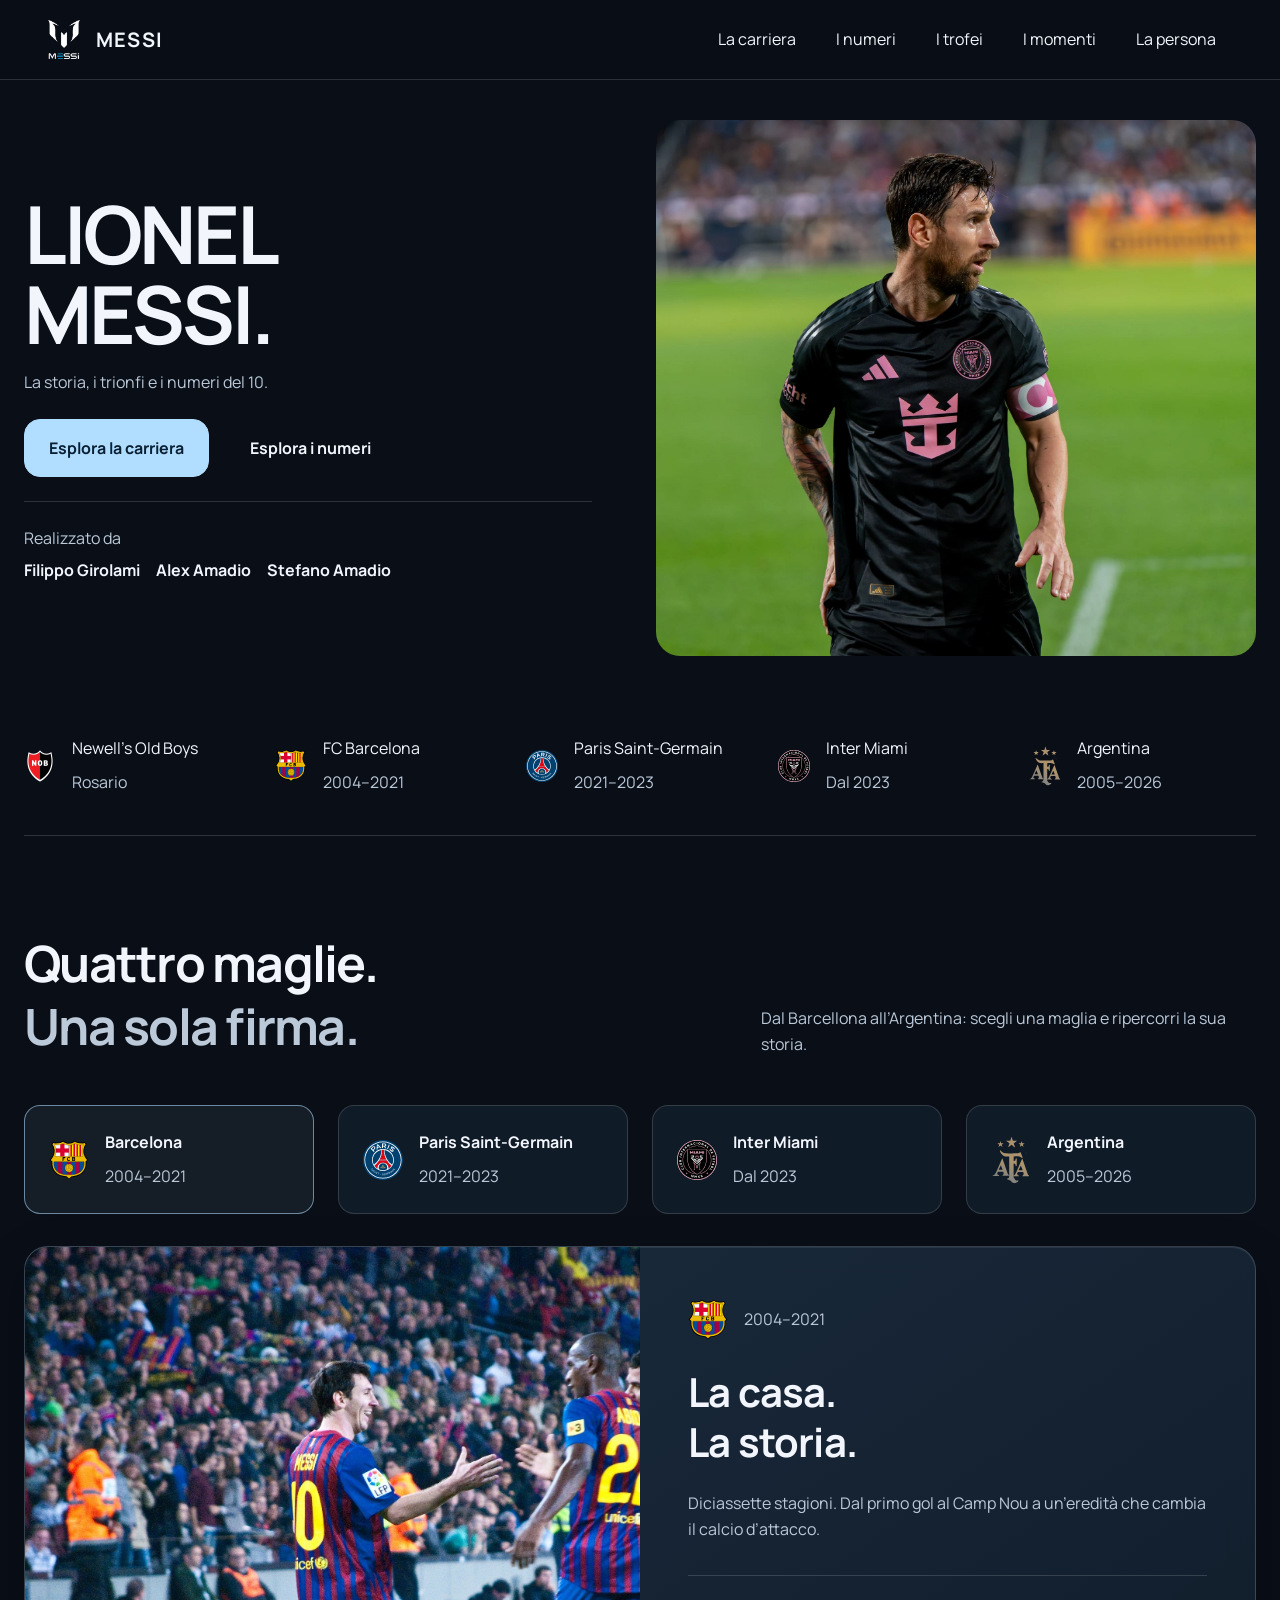
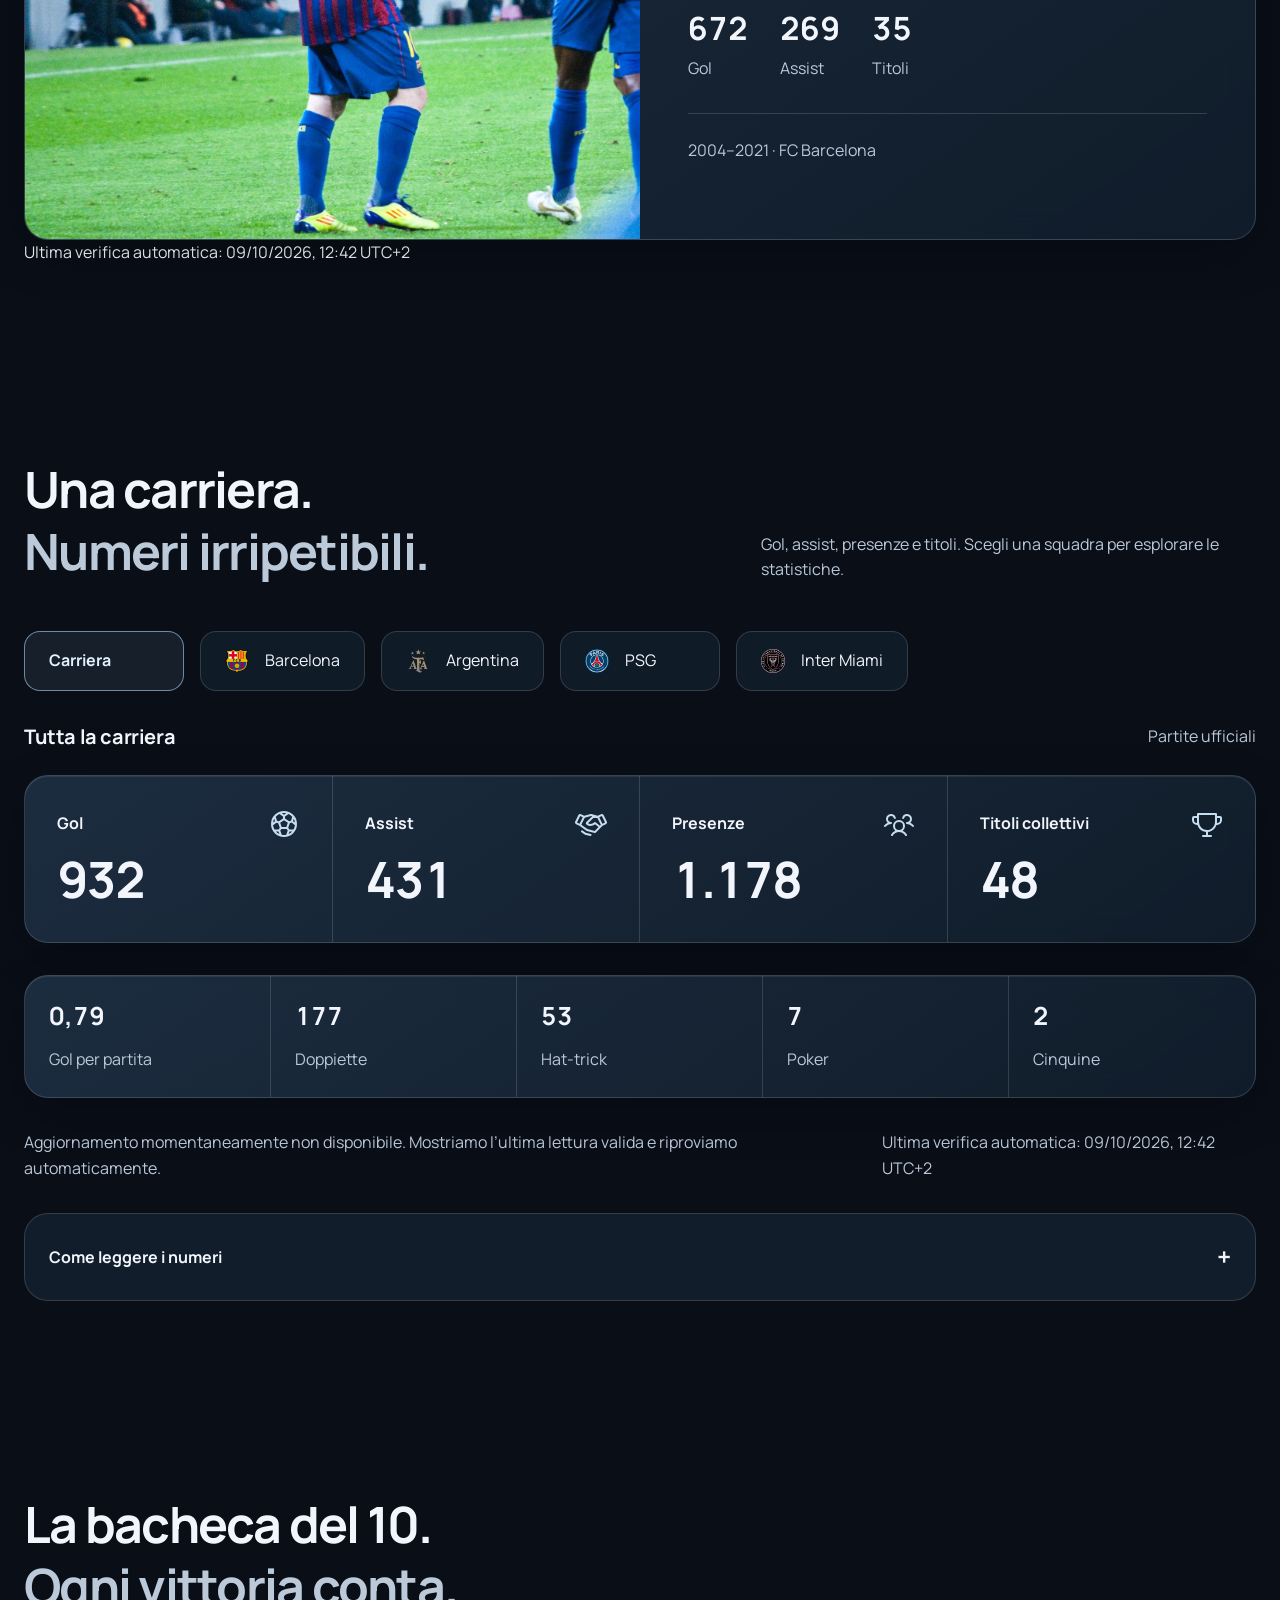
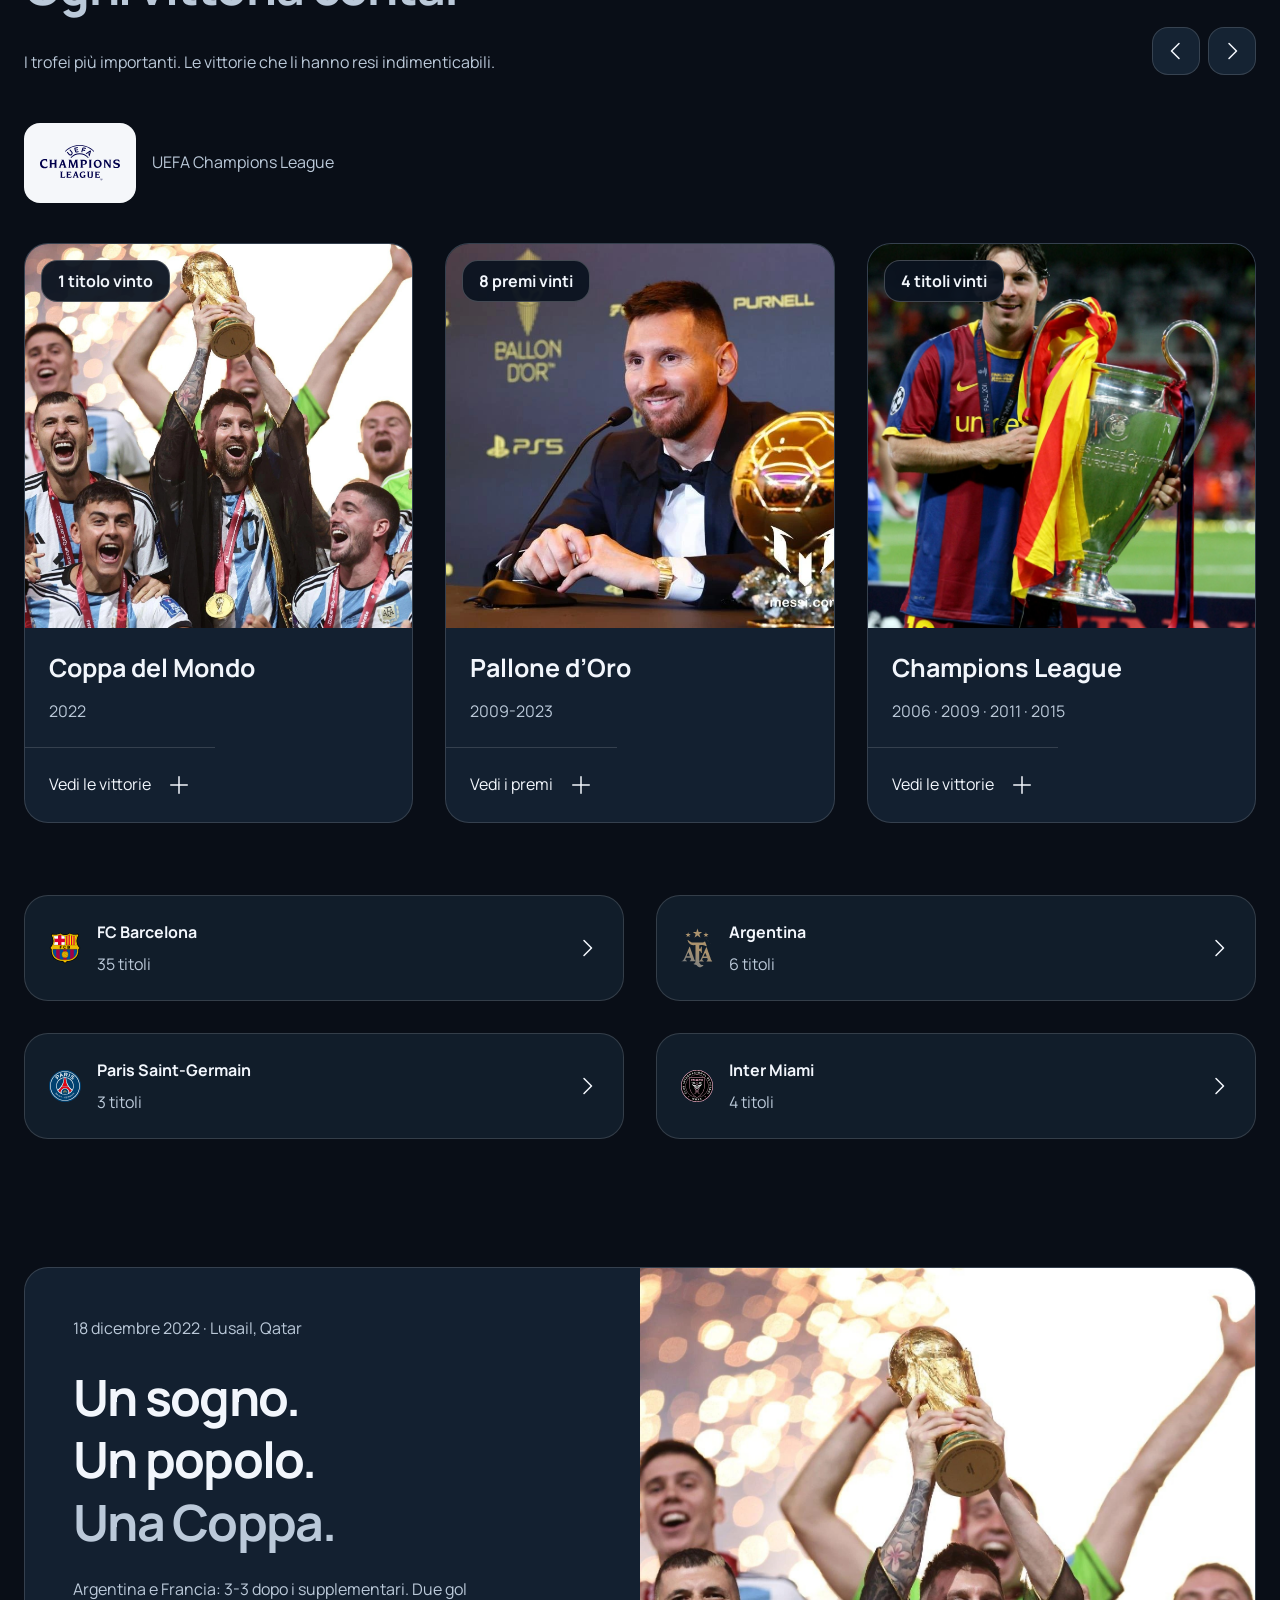
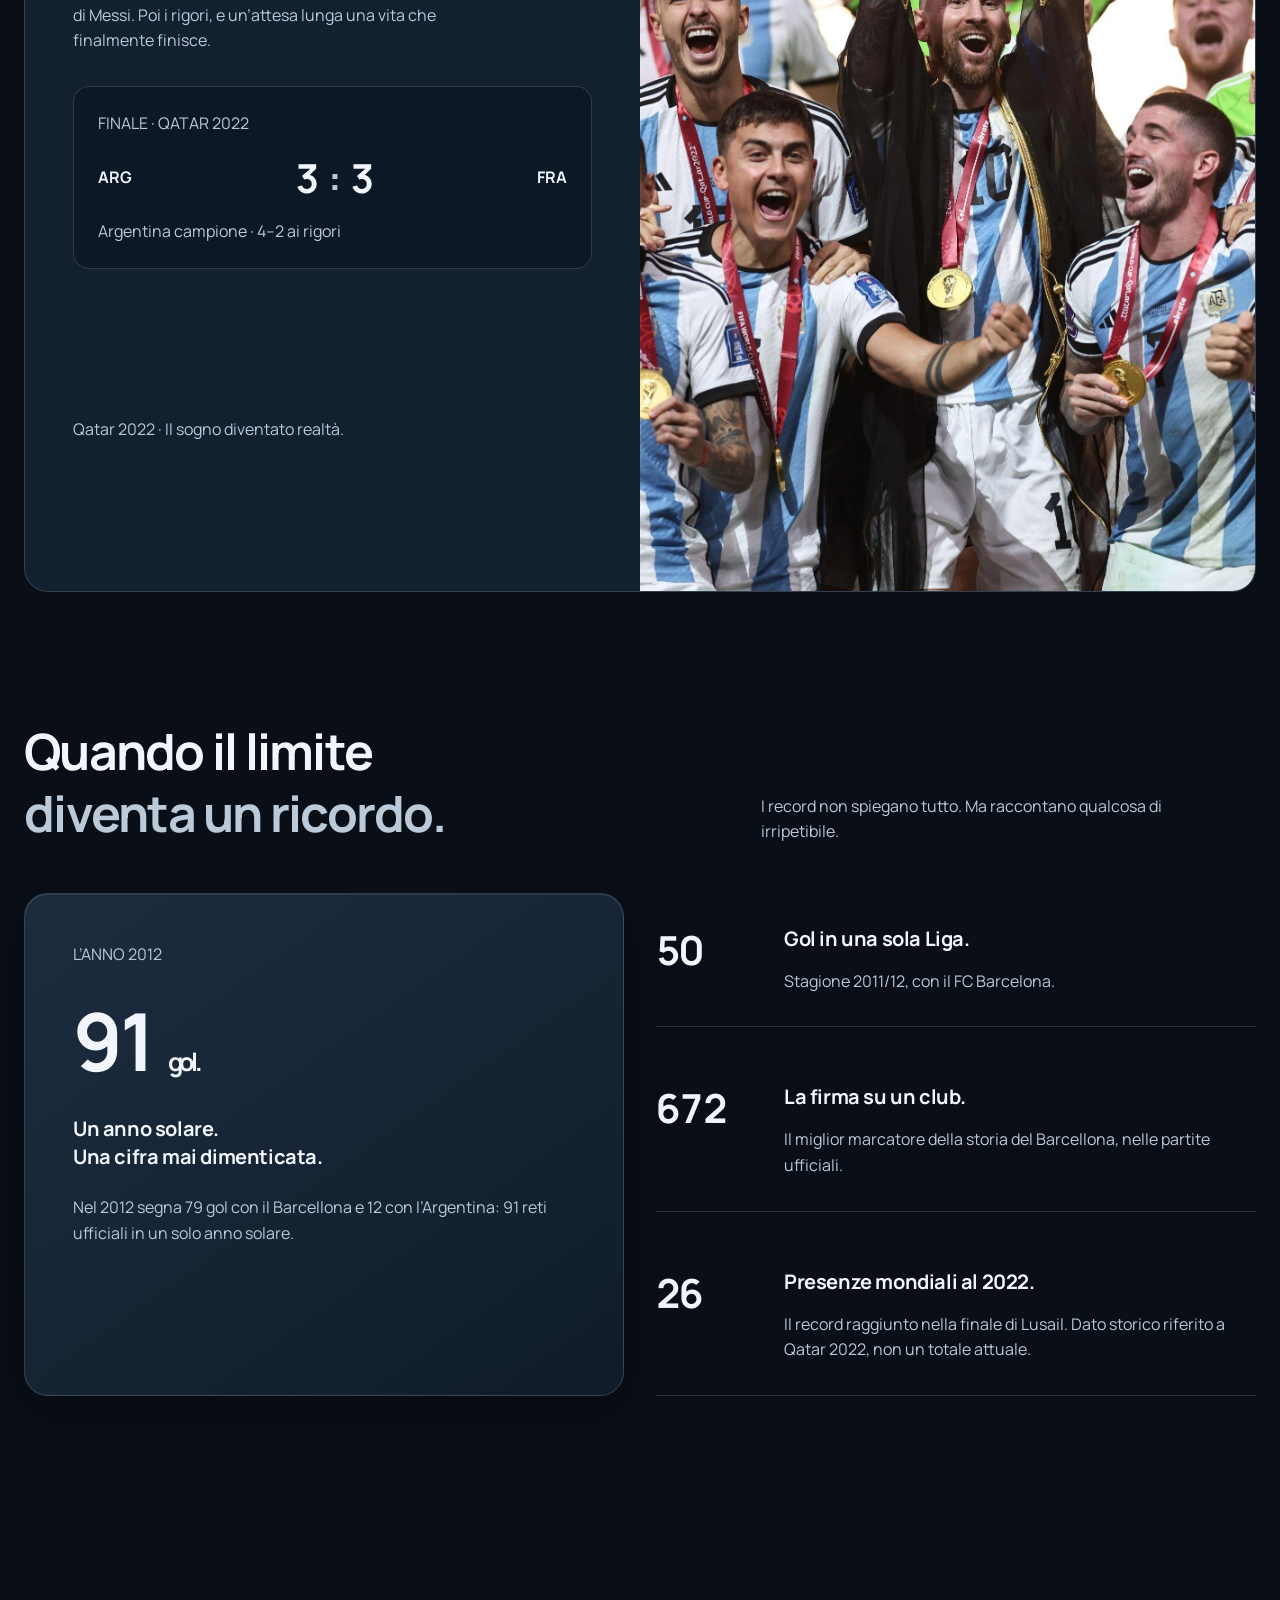
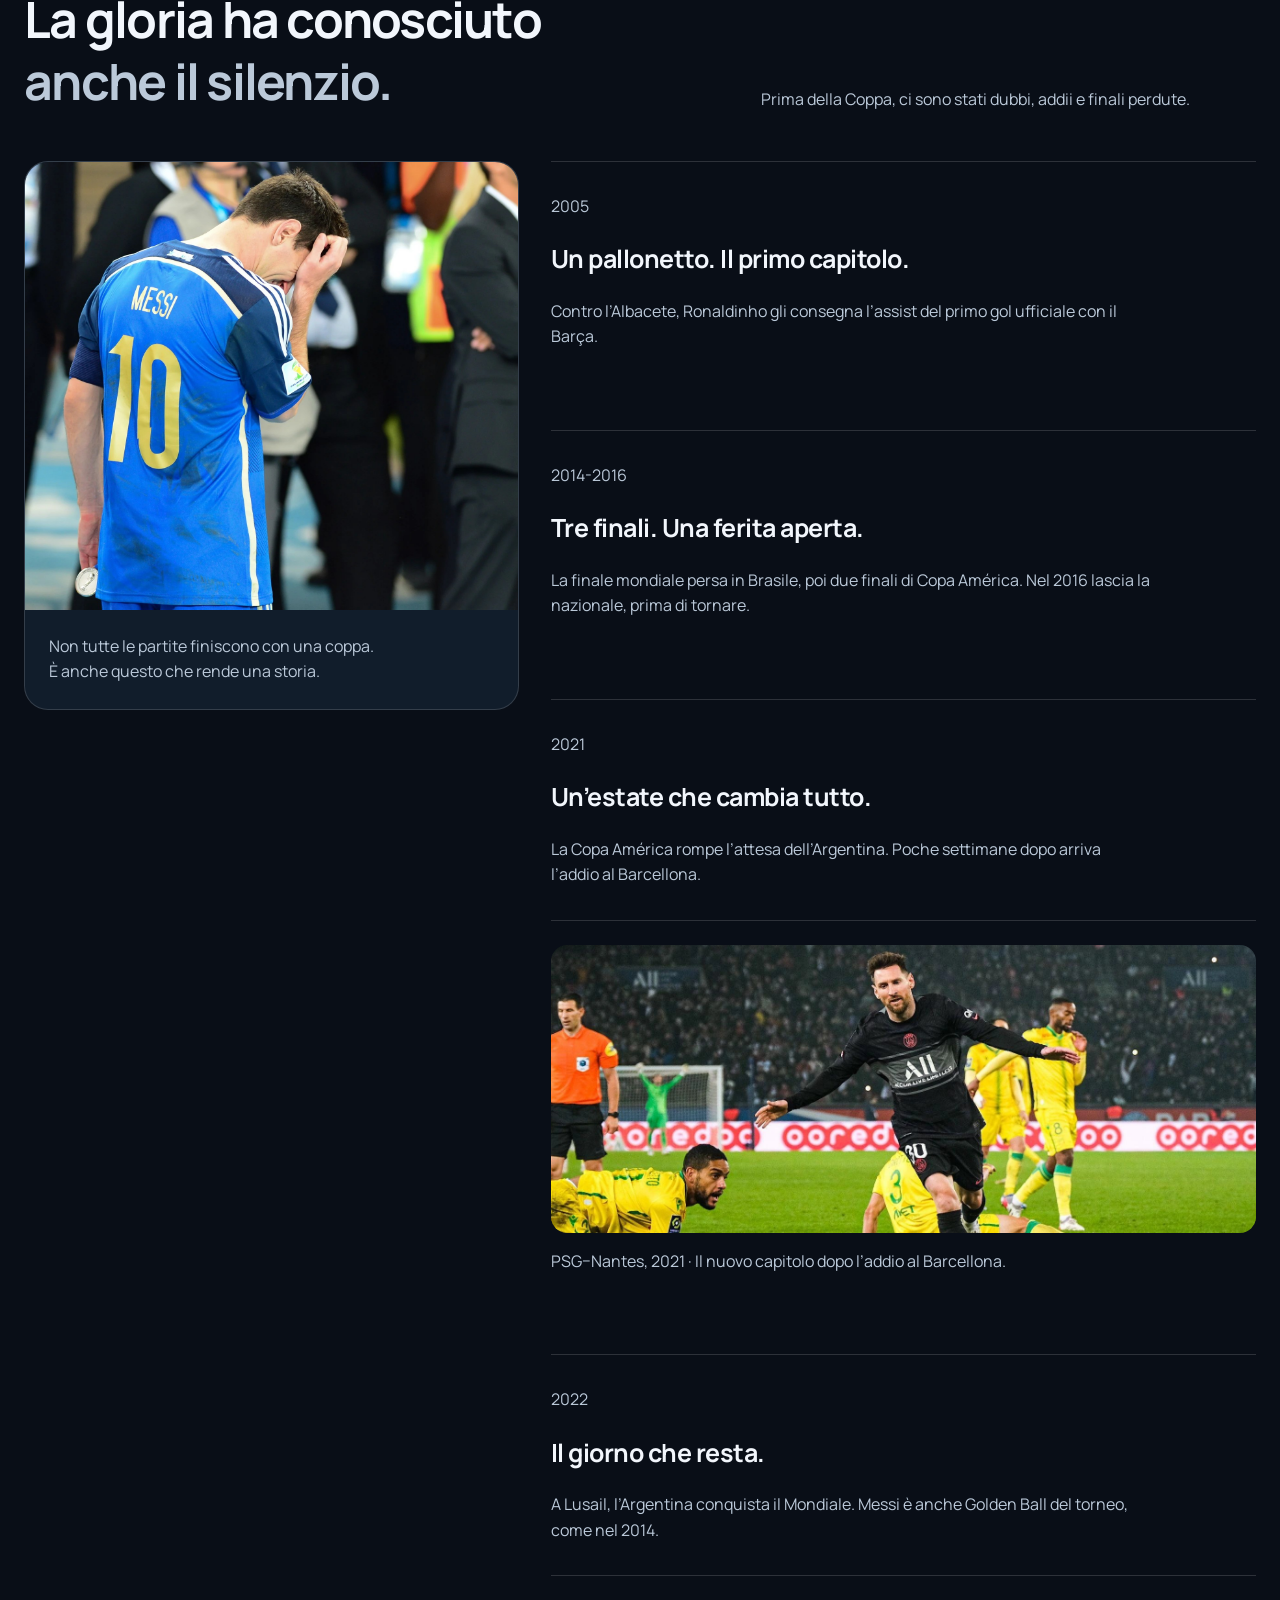
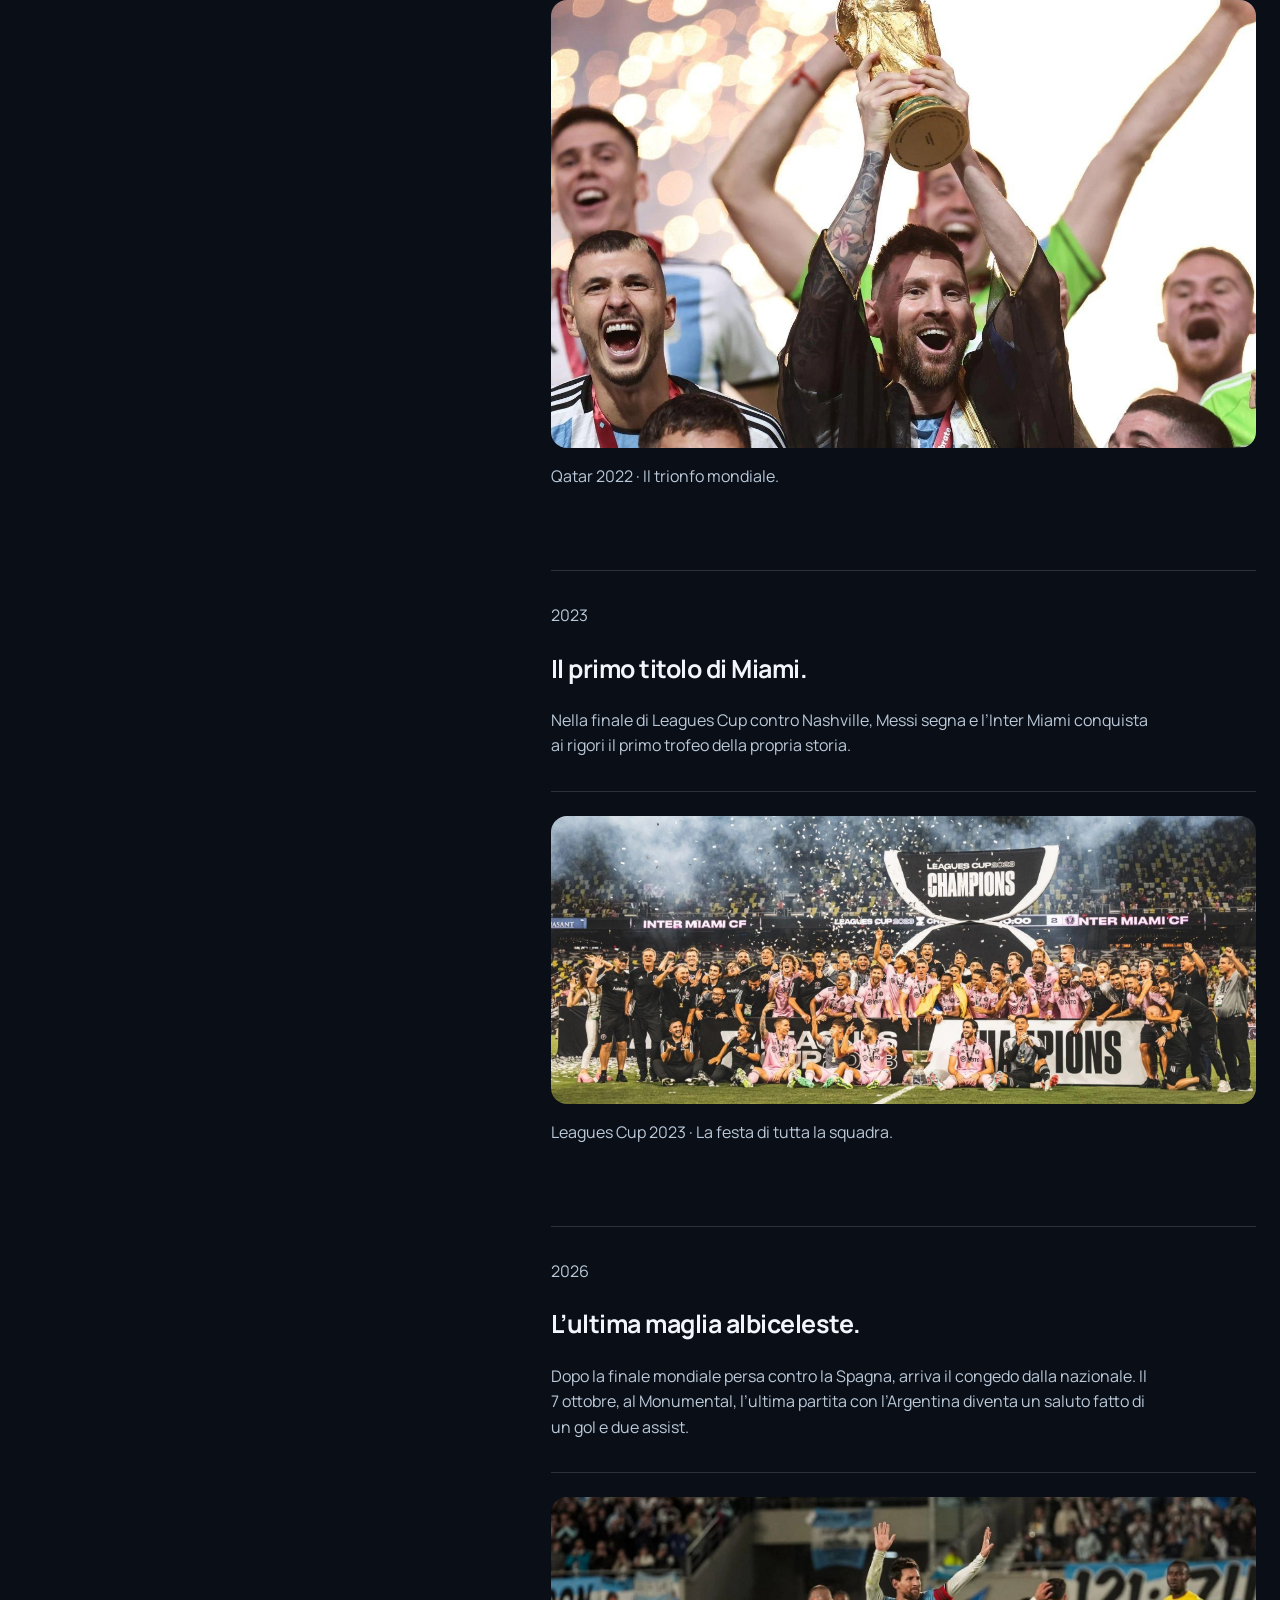
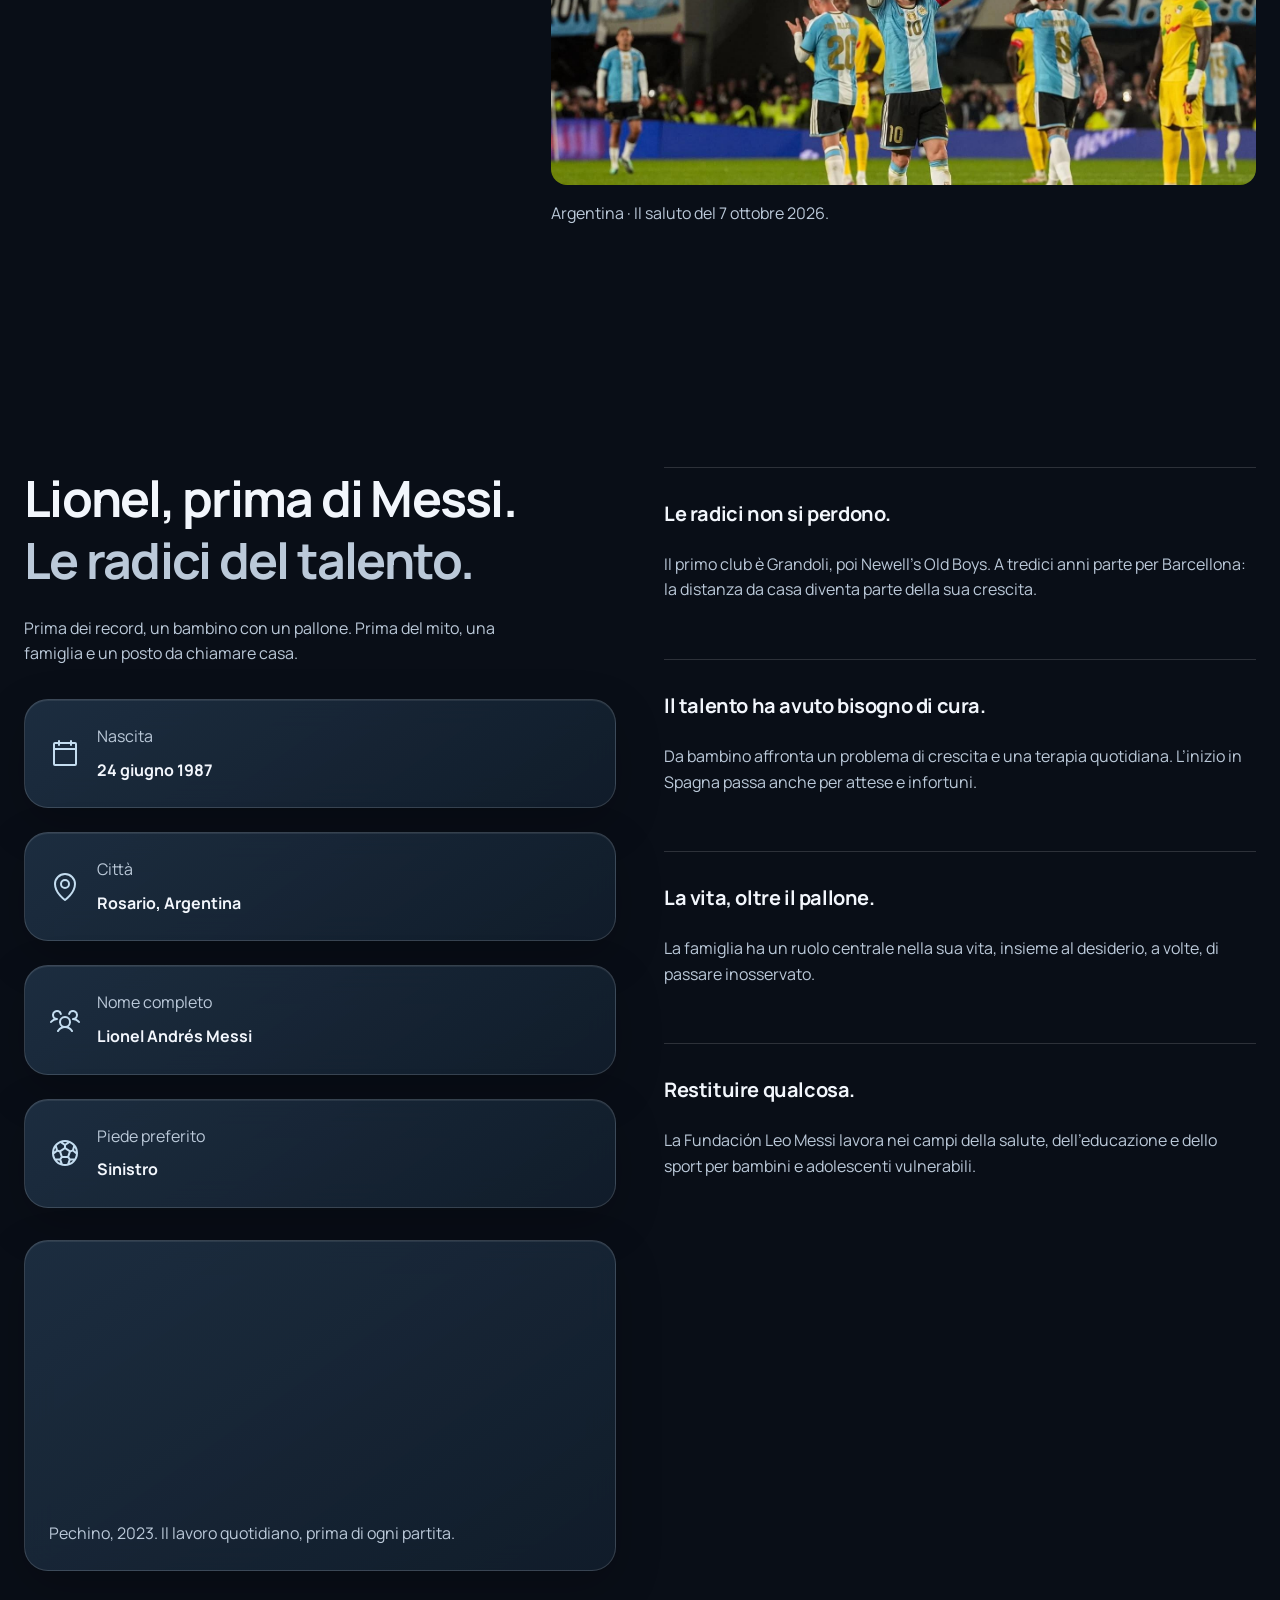
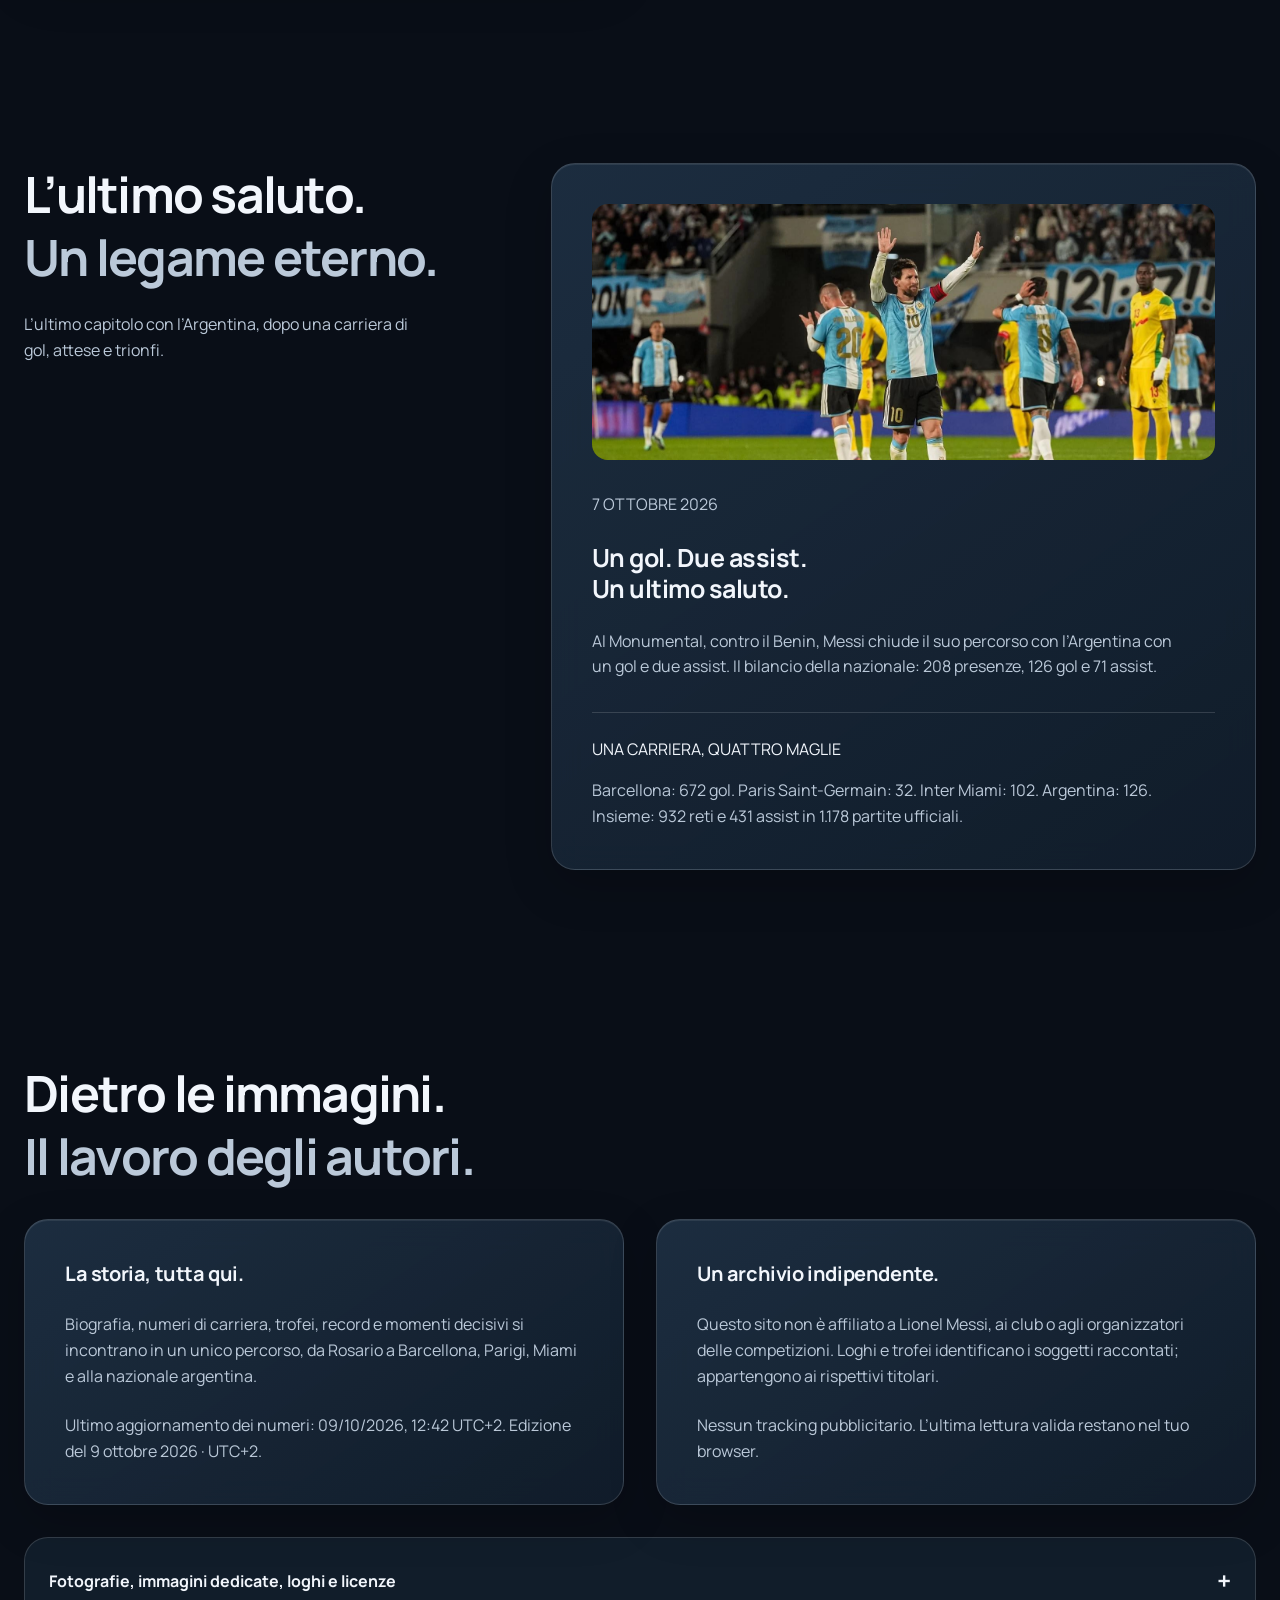
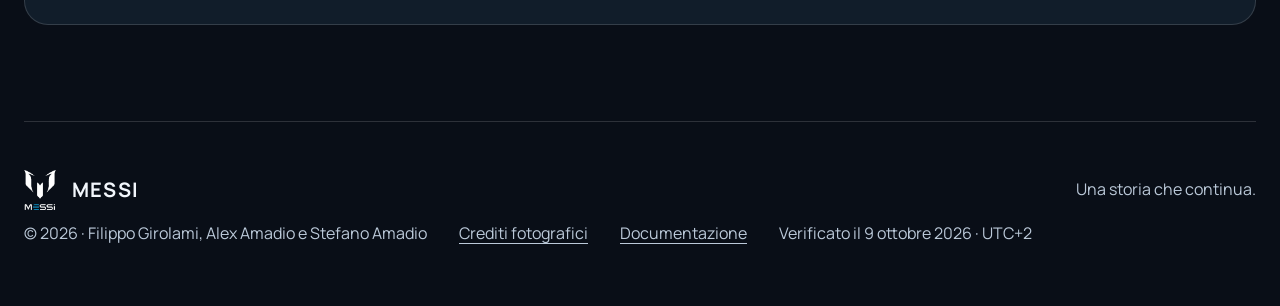
<file: Sito/index.html>
<!DOCTYPE html>
<html lang="it"><head>
    <meta charset="utf-8">
    <meta content="width=device-width,initial-scale=1" name="viewport">
    <meta content="dark" name="color-scheme">
    <title>Lionel Messi · La storia del 10</title>
    <meta content="Lionel Messi: la storia, le fotografie, i trofei, i record e i numeri di una carriera irripetibile." name="description">
    <meta content="Lionel Messi · La storia del 10" property="og:title">
    <meta content="Il talento. I numeri. Le emozioni. Un archivio indipendente dedicato a Lionel Messi." property="og:description">
    <meta content="website" property="og:type">
    <link href="data:image/svg+xml,%3Csvg xmlns='http://www.w3.org/2000/svg' viewBox='0 0 64 64'%3E%3Crect width='64' height='64' rx='12' fill='%237bceef'/%3E%3Ctext x='32' y='44' fill='%230c1720' text-anchor='middle' font-size='38' font-family='sans-serif' font-weight='bold'%3E10%3C/text%3E%3C/svg%3E" rel="icon">
    <link href="styles.css?v=16" rel="stylesheet">
    <link rel="stylesheet" href="glass.css?v=16">
    <script src="media.js?v=16"></script>
    <script defer="" src="app.js?v=16"></script>
    <meta content="Filippo Girolami, Alex Amadio e Stefano Amadio" name="author">
    <link as="image" fetchpriority="high" href="assets/images/hero.jpg" rel="preload">
    <link as="font" crossorigin="" href="assets/fonts/manrope-400.woff" rel="preload" type="font/woff">
    <link as="font" crossorigin="" href="assets/fonts/manrope-700.woff" rel="preload" type="font/woff">
  </head>
  <body class="glass-experience">
    <svg aria-hidden="true" class="icon-library" height="0" width="0" xmlns="http://www.w3.org/2000/svg">
      <symbol id="icon-arrows-clockwise" viewBox="0 0 256 256">
        <path d="M224,48V96a8,8,0,0,1-8,8H168a8,8,0,0,1,0-16h28.69L182.06,73.37a79.56,79.56,0,0,0-56.13-23.43h-.45A79.52,79.52,0,0,0,69.59,72.71,8,8,0,0,1,58.41,61.27a96,96,0,0,1,135,.79L208,76.69V48a8,8,0,0,1,16,0ZM186.41,183.29a80,80,0,0,1-112.47-.66L59.31,168H88a8,8,0,0,0,0-16H40a8,8,0,0,0-8,8v48a8,8,0,0,0,16,0V179.31l14.63,14.63A95.43,95.43,0,0,0,130,222.06h.53a95.36,95.36,0,0,0,67.07-27.33,8,8,0,0,0-11.18-11.44Z"></path>
      </symbol>
      <symbol id="icon-calendar-blank" viewBox="0 0 256 256">
        <path d="M208,32H184V24a8,8,0,0,0-16,0v8H88V24a8,8,0,0,0-16,0v8H48A16,16,0,0,0,32,48V208a16,16,0,0,0,16,16H208a16,16,0,0,0,16-16V48A16,16,0,0,0,208,32ZM72,48v8a8,8,0,0,0,16,0V48h80v8a8,8,0,0,0,16,0V48h24V80H48V48ZM208,208H48V96H208V208Z"></path>
      </symbol>
      <symbol id="icon-caret-left" viewBox="0 0 256 256">
        <path d="M165.66,202.34a8,8,0,0,1-11.32,11.32l-80-80a8,8,0,0,1,0-11.32l80-80a8,8,0,0,1,11.32,11.32L91.31,128Z"></path>
      </symbol>
      <symbol id="icon-caret-right" viewBox="0 0 256 256">
        <path d="M181.66,133.66l-80,80a8,8,0,0,1-11.32-11.32L164.69,128,90.34,53.66a8,8,0,0,1,11.32-11.32l80,80A8,8,0,0,1,181.66,133.66Z"></path>
      </symbol>
      <symbol id="icon-chart-line-up" viewBox="0 0 256 256">
        <path d="M232,208a8,8,0,0,1-8,8H32a8,8,0,0,1-8-8V48a8,8,0,0,1,16,0V156.69l50.34-50.35a8,8,0,0,1,11.32,0L128,132.69,180.69,80H160a8,8,0,0,1,0-16h40a8,8,0,0,1,8,8v40a8,8,0,0,1-16,0V91.31l-58.34,58.35a8,8,0,0,1-11.32,0L96,123.31l-56,56V200H224A8,8,0,0,1,232,208Z"></path>
      </symbol>
      <symbol id="icon-handshake" viewBox="0 0 256 256">
        <path d="M254.3,107.91,228.78,56.85a16,16,0,0,0-21.47-7.15L182.44,62.13,130.05,48.27a8.14,8.14,0,0,0-4.1,0L73.56,62.13,48.69,49.7a16,16,0,0,0-21.47,7.15L1.7,107.9a16,16,0,0,0,7.15,21.47l27,13.51,55.49,39.63a8.06,8.06,0,0,0,2.71,1.25l64,16a8,8,0,0,0,7.6-2.1l55.07-55.08,26.42-13.21a16,16,0,0,0,7.15-21.46Zm-54.89,33.37L165,113.72a8,8,0,0,0-10.68.61C136.51,132.27,116.66,130,104,122L147.24,80h31.81l27.21,54.41ZM41.53,64,62,74.22,36.43,125.27,16,115.06Zm116,119.13L99.42,168.61l-49.2-35.14,28-56L128,64.28l9.8,2.59-45,43.68-.08.09a16,16,0,0,0,2.72,24.81c20.56,13.13,45.37,11,64.91-5L188,152.66Zm62-57.87-25.52-51L214.47,64,240,115.06Zm-87.75,92.67a8,8,0,0,1-7.75,6.06,8.13,8.13,0,0,1-1.95-.24L80.41,213.33a7.89,7.89,0,0,1-2.71-1.25L51.35,193.26a8,8,0,0,1,9.3-13l25.11,17.94L126,208.24A8,8,0,0,1,131.82,217.94Z"></path>
      </symbol>
      <symbol id="icon-heart" viewBox="0 0 256 256">
        <path d="M178,40c-20.65,0-38.73,8.88-50,23.89C116.73,48.88,98.65,40,78,40a62.07,62.07,0,0,0-62,62c0,70,103.79,126.66,108.21,129a8,8,0,0,0,7.58,0C136.21,228.66,240,172,240,102A62.07,62.07,0,0,0,178,40ZM128,214.8C109.74,204.16,32,155.69,32,102A46.06,46.06,0,0,1,78,56c19.45,0,35.78,10.36,42.6,27a8,8,0,0,0,14.8,0c6.82-16.67,23.15-27,42.6-27a46.06,46.06,0,0,1,46,46C224,155.61,146.24,204.15,128,214.8Z"></path>
      </symbol>
      <symbol id="icon-image" viewBox="0 0 256 256">
        <path d="M216,40H40A16,16,0,0,0,24,56V200a16,16,0,0,0,16,16H216a16,16,0,0,0,16-16V56A16,16,0,0,0,216,40Zm0,16V158.75l-26.07-26.06a16,16,0,0,0-22.63,0l-20,20-44-44a16,16,0,0,0-22.62,0L40,149.37V56ZM40,172l52-52,80,80H40Zm176,28H194.63l-36-36,20-20L216,181.38V200ZM144,100a12,12,0,1,1,12,12A12,12,0,0,1,144,100Z"></path>
      </symbol>
      <symbol id="icon-info" viewBox="0 0 256 256">
        <path d="M128,24A104,104,0,1,0,232,128,104.11,104.11,0,0,0,128,24Zm0,192a88,88,0,1,1,88-88A88.1,88.1,0,0,1,128,216Zm16-40a8,8,0,0,1-8,8,16,16,0,0,1-16-16V128a8,8,0,0,1,0-16,16,16,0,0,1,16,16v40A8,8,0,0,1,144,176ZM112,84a12,12,0,1,1,12,12A12,12,0,0,1,112,84Z"></path>
      </symbol>
      <symbol id="icon-lightning" viewBox="0 0 256 256">
        <path d="M215.79,118.17a8,8,0,0,0-5-5.66L153.18,90.9l14.66-73.33a8,8,0,0,0-13.69-7l-112,120a8,8,0,0,0,3,13l57.63,21.61L88.16,238.43a8,8,0,0,0,13.69,7l112-120A8,8,0,0,0,215.79,118.17ZM109.37,214l10.47-52.38a8,8,0,0,0-5-9.06L62,132.71l84.62-90.66L136.16,94.43a8,8,0,0,0,5,9.06l52.8,19.8Z"></path>
      </symbol>
      <symbol id="icon-list" viewBox="0 0 256 256">
        <path d="M224,128a8,8,0,0,1-8,8H40a8,8,0,0,1,0-16H216A8,8,0,0,1,224,128ZM40,72H216a8,8,0,0,0,0-16H40a8,8,0,0,0,0,16ZM216,184H40a8,8,0,0,0,0,16H216a8,8,0,0,0,0-16Z"></path>
      </symbol>
      <symbol id="icon-magnifying-glass-plus" viewBox="0 0 256 256">
        <path d="M152,112a8,8,0,0,1-8,8H120v24a8,8,0,0,1-16,0V120H80a8,8,0,0,1,0-16h24V80a8,8,0,0,1,16,0v24h24A8,8,0,0,1,152,112Zm77.66,117.66a8,8,0,0,1-11.32,0l-50.06-50.07a88.11,88.11,0,1,1,11.31-11.31l50.07,50.06A8,8,0,0,1,229.66,229.66ZM112,184a72,72,0,1,0-72-72A72.08,72.08,0,0,0,112,184Z"></path>
      </symbol>
      <symbol id="icon-map-pin" viewBox="0 0 256 256">
        <path d="M128,64a40,40,0,1,0,40,40A40,40,0,0,0,128,64Zm0,64a24,24,0,1,1,24-24A24,24,0,0,1,128,128Zm0-112a88.1,88.1,0,0,0-88,88c0,31.4,14.51,64.68,42,96.25a254.19,254.19,0,0,0,41.45,38.3,8,8,0,0,0,9.18,0A254.19,254.19,0,0,0,174,200.25c27.45-31.57,42-64.85,42-96.25A88.1,88.1,0,0,0,128,16Zm0,206c-16.53-13-72-60.75-72-118a72,72,0,0,1,144,0C200,161.23,144.53,209,128,222Z"></path>
      </symbol>
      <symbol id="icon-medal" viewBox="0 0 256 256">
        <path d="M216,96A88,88,0,1,0,72,163.83V240a8,8,0,0,0,11.58,7.16L128,225l44.43,22.21A8.07,8.07,0,0,0,176,248a8,8,0,0,0,8-8V163.83A87.85,87.85,0,0,0,216,96ZM56,96a72,72,0,1,1,72,72A72.08,72.08,0,0,1,56,96ZM168,227.06l-36.43-18.21a8,8,0,0,0-7.16,0L88,227.06V174.37a87.89,87.89,0,0,0,80,0ZM128,152A56,56,0,1,0,72,96,56.06,56.06,0,0,0,128,152Zm0-96A40,40,0,1,1,88,96,40,40,0,0,1,128,56Z"></path>
      </symbol>
      <symbol id="icon-plus" viewBox="0 0 256 256">
        <path d="M224,128a8,8,0,0,1-8,8H136v80a8,8,0,0,1-16,0V136H40a8,8,0,0,1,0-16h80V40a8,8,0,0,1,16,0v80h80A8,8,0,0,1,224,128Z"></path>
      </symbol>
      <symbol id="icon-shield-check" viewBox="0 0 256 256">
        <path d="M208,40H48A16,16,0,0,0,32,56v56c0,52.72,25.52,84.67,46.93,102.19,23.06,18.86,46,25.26,47,25.53a8,8,0,0,0,4.2,0c1-.27,23.91-6.67,47-25.53C198.48,196.67,224,164.72,224,112V56A16,16,0,0,0,208,40Zm0,72c0,37.07-13.66,67.16-40.6,89.42A129.3,129.3,0,0,1,128,223.62a128.25,128.25,0,0,1-38.92-21.81C61.82,179.51,48,149.3,48,112l0-56,160,0ZM82.34,141.66a8,8,0,0,1,11.32-11.32L112,148.69l50.34-50.35a8,8,0,0,1,11.32,11.32l-56,56a8,8,0,0,1-11.32,0Z"></path>
      </symbol>
      <symbol id="icon-soccer-ball" viewBox="0 0 256 256">
        <path d="M128,24A104,104,0,1,0,232,128,104.11,104.11,0,0,0,128,24Zm76.52,147.42H170.9l-9.26-12.76,12.63-36.78,15-4.89,26.24,20.13A87.38,87.38,0,0,1,204.52,171.42Zm-164-34.3L66.71,117l15,4.89,12.63,36.78L85.1,171.42H51.48A87.38,87.38,0,0,1,40.47,137.12Zm10-50.64,5.51,18.6L40.71,116.77A87.33,87.33,0,0,1,50.43,86.48ZM109,152,97.54,118.65,128,97.71l30.46,20.94L147,152Zm91.07-46.92,5.51-18.6a87.33,87.33,0,0,1,9.72,30.29Zm-6.2-35.38-9.51,32.08-15.07,4.89L136,83.79V68.21l29.09-20A88.58,88.58,0,0,1,193.86,69.7ZM146.07,41.87,128,54.29,109.93,41.87a88.24,88.24,0,0,1,36.14,0ZM90.91,48.21l29.09,20V83.79L86.72,106.67l-15.07-4.89L62.14,69.7A88.58,88.58,0,0,1,90.91,48.21ZM63.15,187.42H83.52l7.17,20.27A88.4,88.4,0,0,1,63.15,187.42ZM110,214.13,98.12,180.71,107.35,168h41.3l9.23,12.71-11.83,33.42a88,88,0,0,1-36.1,0Zm55.36-6.44,7.17-20.27h20.37A88.4,88.4,0,0,1,165.31,207.69Z"></path>
      </symbol>
      <symbol id="icon-trophy" viewBox="0 0 256 256">
        <path d="M232,64H208V48a8,8,0,0,0-8-8H56a8,8,0,0,0-8,8V64H24A16,16,0,0,0,8,80V96a40,40,0,0,0,40,40h3.65A80.13,80.13,0,0,0,120,191.61V216H96a8,8,0,0,0,0,16h64a8,8,0,0,0,0-16H136V191.58c31.94-3.23,58.44-25.64,68.08-55.58H208a40,40,0,0,0,40-40V80A16,16,0,0,0,232,64ZM48,120A24,24,0,0,1,24,96V80H48v32q0,4,.39,8Zm144-8.9c0,35.52-29,64.64-64,64.9a64,64,0,0,1-64-64V56H192ZM232,96a24,24,0,0,1-24,24h-.5a81.81,81.81,0,0,0,.5-8.9V80h24Z"></path>
      </symbol>
      <symbol id="icon-users-three" viewBox="0 0 256 256">
        <path d="M244.8,150.4a8,8,0,0,1-11.2-1.6A51.6,51.6,0,0,0,192,128a8,8,0,0,1-7.37-4.89,8,8,0,0,1,0-6.22A8,8,0,0,1,192,112a24,24,0,1,0-23.24-30,8,8,0,1,1-15.5-4A40,40,0,1,1,219,117.51a67.94,67.94,0,0,1,27.43,21.68A8,8,0,0,1,244.8,150.4ZM190.92,212a8,8,0,1,1-13.84,8,57,57,0,0,0-98.16,0,8,8,0,1,1-13.84-8,72.06,72.06,0,0,1,33.74-29.92,48,48,0,1,1,58.36,0A72.06,72.06,0,0,1,190.92,212ZM128,176a32,32,0,1,0-32-32A32,32,0,0,0,128,176ZM72,120a8,8,0,0,0-8-8A24,24,0,1,1,87.24,82a8,8,0,1,0,15.5-4A40,40,0,1,0,37,117.51,67.94,67.94,0,0,0,9.6,139.19a8,8,0,1,0,12.8,9.61A51.6,51.6,0,0,1,64,128,8,8,0,0,0,72,120Z"></path>
      </symbol>
      <symbol id="icon-x" viewBox="0 0 256 256">
        <path d="M205.66,194.34a8,8,0,0,1-11.32,11.32L128,139.31,61.66,205.66a8,8,0,0,1-11.32-11.32L116.69,128,50.34,61.66A8,8,0,0,1,61.66,50.34L128,116.69l66.34-66.35a8,8,0,0,1,11.32,11.32L139.31,128Z"></path>
      </symbol>
    </svg>
    <a class="skip" href="#main">Salta al contenuto</a>
    <header class="site-header">
      <a aria-label="Lionel Messi, inizio" class="identity" href="#main"><img alt="" data-media="messi-logo" decoding="async" height="521" src="assets/images/messi-logo.png" width="425"><span>MESSI</span></a>
      <nav aria-label="Navigazione principale" id="main-nav">
        <a href="#carriera">La carriera</a><a href="#numeri">I numeri</a><a href="#trofei">I trofei</a><a href="#momenti">I momenti</a><a href="#persona">La persona</a>
      </nav>
      <div class="header-tools"></div>
      <div aria-hidden="true" class="reading-progress">
        <span id="reading-progress"></span>
      </div>
    </header>
    <main id="main">
      <section aria-labelledby="hero-title" class="hero hero-editorial">
        <div class="hero-content container">
          <img alt="Lionel Messi con Inter Miami contro New York City FC, 24 settembre 2025" class="hero-art" data-media="hero" decoding="async" fetchpriority="high" height="1600" src="assets/images/hero.jpg" width="2400">
          <div class="hero-panel">
            <h1 id="hero-title">
              <span class="hero-first">LIONEL</span>
              <span class="hero-last">MESSI.</span>
            </h1>
            <p>La storia, i trionfi e i numeri del 10.</p>
            <div class="hero-actions">
              <a class="btn btn-accent" href="#carriera" id="hero-action">Esplora la carriera</a><a class="btn btn-glass" href="#numeri">Esplora i numeri</a>
            </div>
            <div class="creator-credit hero-authors" aria-label="Realizzato da Filippo Girolami, Alex Amadio e Stefano Amadio">
              <span>Realizzato da</span>
              <p><span>Filippo Girolami</span><span>Alex Amadio</span><span>Stefano Amadio</span></p>
            </div>
          </div>
        </div>
        <div class="hero-photo-label">
          <img alt="" data-media="miami-logo" decoding="async" height="40" src="assets/images/miami-logo.svg" width="32"><span>Inter Miami<small>Settembre 2025</small></span>
        </div>
      </section>
      <div aria-label="Le squadre della carriera" class="club-ribbon container">
        <div>
          <img alt="Newell’s Old Boys" data-media="newells-logo" decoding="async" height="512" src="assets/images/newells-logo.png" width="512"><span>Newell’s Old Boys<small>Rosario</small></span>
        </div>
        <div>
          <img alt="FC Barcelona" data-media="barcelona-logo" decoding="async" height="44" src="assets/images/barcelona-logo.svg" width="44"><span>FC Barcelona<small>2004–2021</small></span>
        </div>
        <div>
          <img alt="Paris Saint-Germain" data-media="psg-logo" decoding="async" height="44" src="assets/images/psg-logo.svg" width="44"><span>Paris Saint-Germain<small>2021–2023</small></span>
        </div>
        <div>
          <img alt="Inter Miami CF" data-media="miami-logo" decoding="async" height="44" src="assets/images/miami-logo.svg" width="44"><span>Inter Miami<small>Dal 2023</small></span>
        </div>
        <div>
          <img alt="Associazione del calcio argentino" data-media="argentina-logo" decoding="async" height="44" src="assets/images/argentina-logo.svg" width="44"><span>Argentina<small>2005–2026</small></span>
        </div>
      </div>
      <section class="section career-section" id="carriera">
        <div class="container">
          <div class="section-top">
            <div>
              <h2>Quattro maglie.<br><span>Una sola firma.</span></h2>
              <p>Dal Barcellona all’Argentina: scegli una maglia e ripercorri la sua storia.</p>
            </div>
          </div>
          <div class="chapters">
            <div class="mobile-selector"><label for="chapter-selector">Capitolo della carriera</label>
              <select id="chapter-selector"><option value="barcelona">FC Barcelona · 2004–2021</option><option value="psg">Paris Saint-Germain · 2021–2023</option><option value="miami">Inter Miami · dal 2023</option><option value="argentina">Argentina · 2005–2026</option></select>
            </div>
            <div aria-label="Scegli un capitolo della carriera" class="chapter-tabs" role="group">
              <button aria-pressed="true" class="chapter-tab" data-chapter="barcelona"><img alt="" height="36" src="assets/images/barcelona-logo.svg" width="36"><b>Barcelona</b><small>2004–2021</small></button><button aria-pressed="false" class="chapter-tab" data-chapter="psg"><img alt="" height="36" src="assets/images/psg-logo.svg" width="36"><b>Paris Saint-Germain</b><small>2021–2023</small></button><button aria-pressed="false" class="chapter-tab" data-chapter="miami"><img alt="" height="36" src="assets/images/miami-logo.svg" width="36"><b>Inter Miami</b><small>Dal 2023</small></button><button aria-pressed="false" class="chapter-tab" data-chapter="argentina"><img alt="" height="36" src="assets/images/argentina-logo.svg" width="36"><b>Argentina</b><small>2005–2026</small>
              </button>
            </div>
            <article aria-labelledby="chapter-title" class="chapter-stage glass-panel">
              <img alt="La celebrazione con Abidal e Dani Alves contro il Mallorca." height="1525" id="chapter-image" src="assets/images/barcelona-2011.jpg" width="2200">
              <div class="chapter-scrim"></div>
              <div class="chapter-copy" id="chapter-copy">
                <div class="chapter-overline">
                  <img alt="FC Barcelona" height="60" id="chapter-crest" src="assets/images/barcelona-logo.svg" width="60"><span id="chapter-period">2004–2021</span>
                </div>
                <h3 id="chapter-title" aria-live="polite">
                  La casa.<br>La storia.
                </h3>
                <p id="chapter-description">
                  Diciassette stagioni. Dal primo gol al Camp Nou a un’eredità
                  che cambia il calcio d’attacco.
                </p>
                <div class="chapter-metrics">
                  <div>
                    <strong id="chapter-goals">672</strong><span>Gol</span>
                  </div>
                  <div>
                    <strong id="chapter-assists">269</strong><span>Assist</span>
                  </div>
                  <div>
                    <strong id="chapter-titles">35</strong><span>Titoli</span>
                  </div>
                </div>

                <p class="chapter-photo-credit" id="chapter-photo-credit">
                  Barcellona · Gli anni che hanno cambiato il calcio.
                </p>
              </div>
            </article>
            <p class="section-source" id="chapter-update" role="status">
              Ultimo aggiornamento:
            </p>
          </div>
        </div>
      </section>
      <section class="section container stats-section" id="numeri">
        <div class="section-top">
          <div>
            <h2>Una carriera.<br><span>Numeri irripetibili.</span></h2>
            <p>Gol, assist, presenze e titoli. Scegli una squadra per esplorare le statistiche.</p>
          </div>
        </div>
        <div class="stat-select">
          <div class="mobile-selector"><label for="team-selector">Statistiche per squadra</label>
            <select id="team-selector"><option value="total">Tutta la carriera</option><option value="barcelona">FC Barcelona</option><option value="argentina">Argentina</option><option value="psg">Paris Saint-Germain</option><option value="miami">Inter Miami</option></select>
          </div>
          <div aria-label="Seleziona squadra per le statistiche" class="team-tabs" role="group">
            <button aria-pressed="true" data-team="total">Carriera</button><button aria-pressed="false" data-team="barcelona">
              <img alt="" data-media="barcelona-logo" decoding="async" src="assets/images/barcelona-logo.svg">Barcelona</button><button aria-pressed="false" data-team="argentina">
              <img alt="" data-media="argentina-logo" decoding="async" src="assets/images/argentina-logo.svg">Argentina</button><button aria-pressed="false" data-team="psg">
              <img alt="" data-media="psg-logo" decoding="async" src="assets/images/psg-logo.svg">PSG</button><button aria-pressed="false" data-team="miami">
              <img alt="" data-media="miami-logo" decoding="async" src="assets/images/miami-logo.svg">Inter Miami
            </button>
          </div>
          
        </div>
        <div class="stat-context">
          <h3 id="team-name">Tutta la carriera</h3>
          <span id="team-period">Partite ufficiali</span>
        </div>
        <div class="stats-grid glass-panel">
          <div class="stat">
            <svg aria-hidden="true" class="symbol-icon stat-icon">
              <use href="#icon-soccer-ball"></use></svg><span>Gol</span><strong id="stat-goals">932</strong>
          </div>
          <div class="stat">
            <svg aria-hidden="true" class="symbol-icon stat-icon">
              <use href="#icon-handshake"></use></svg><span>Assist</span><strong id="stat-assists">431</strong>
          </div>
          <div class="stat">
            <svg aria-hidden="true" class="symbol-icon stat-icon">
              <use href="#icon-users-three"></use></svg><span>Presenze</span><strong id="stat-appearances">1.178</strong>
          </div>
          <div class="stat">
            <svg aria-hidden="true" class="symbol-icon stat-icon">
              <use href="#icon-trophy"></use></svg><span>Titoli collettivi</span><strong id="stat-trophies">48</strong>
          </div>
        </div>
        <div class="stats-extra glass-panel">
          <div>
            <strong id="stat-ratio">0,79</strong><span>Gol per partita</span>
          </div>
          <div>
            <strong id="stat-doubles">177</strong><span>Doppiette</span>
          </div>
          <div>
            <strong id="stat-hatTricks">53</strong><span>Hat-trick</span>
          </div>
          <div>
            <strong id="stat-fourGoals">7</strong><span>Poker</span>
          </div>
          <div>
            <strong id="stat-fiveGoals">2</strong><span>Cinquine</span>
          </div>
        </div>
        <div class="data-caption">
          <p aria-live="polite" id="data-status" role="status">
            Statistiche di carriera aggiornabili.
          </p>
          <p>Ultima verifica automatica: <time id="data-time"></time></p>
        </div>
        <details class="disclosure">
          <summary>Come leggere i numeri</summary>
          <div>
            <p>
              Le statistiche riuniscono le partite ufficiali con Barcellona,
              Paris Saint-Germain, Inter Miami e Argentina. Il totale dei titoli
              include anche il Mondiale Under 20 del 2005 e l’oro olimpico del
              2008.
            </p>
            <p>
              Una doppietta indica due reti nella stessa partita; un hat-trick
              tre, un poker quattro e una cinquina cinque. Il rapporto
              gol/presenze esprime la media delle reti per incontro. Per gli
              assist viene mantenuto un criterio di conteggio coerente tra le
              squadre.
            </p>
          </div>
        </details>
      </section>
      <section class="section container trophies-section" id="trofei">
        <div class="section-top">
          <div>
            <h2>La bacheca del 10.<br><span>Ogni vittoria conta.</span></h2>
            <p>
              I trofei più importanti. Le vittorie che li hanno resi
              indimenticabili.
            </p>
          </div>
          <div class="carousel-controls" aria-label="Scorri i trofei">
            <button aria-label="Mostra trofei precedenti" class="icon-btn" id="trophies-prev">
              <svg aria-hidden="true" class="symbol-icon">
                <use href="#icon-caret-left"></use>
              </svg></button><button aria-label="Mostra trofei successivi" class="icon-btn" id="trophies-next">
              <svg aria-hidden="true" class="symbol-icon">
                <use href="#icon-caret-right"></use>
              </svg>
            </button>
          </div>
        </div>
        <div aria-label="Identità delle competizioni" class="competition-row">
          
          <figure>
            <div class="competition-mark">
              <img alt="UEFA Champions League, logo autentico" data-media="competition-champions" decoding="async" height="58" loading="lazy" src="assets/images/competition-champions.svg" width="128">
            </div>
            <figcaption>UEFA Champions League</figcaption>
          </figure>
        </div>
        <div aria-label="Galleria dei trofei" class="trophy-track" id="trophy-track">
          <button class="trophy-card trophy-documentary" data-trophy="worldcup">
            <span class="trophy-quantity">1 titolo vinto</span><img alt="Messi con la Coppa del Mondo a Qatar 2022" data-media="messi-worldcup" decoding="async" height="2048" loading="lazy" src="assets/images/worldcup-selected.jpg" width="1365"><span class="trophy-name">Coppa del Mondo</span><span class="trophy-year">2022</span><span class="trophy-detail">Vedi le vittorie<svg aria-hidden="true" class="symbol-icon">
                <use href="#icon-plus"></use></svg></span></button><button class="trophy-card trophy-documentary" data-trophy="ballon">
            <span class="trophy-quantity">8 premi vinti</span><img alt="Messi con il suo ottavo Pallone d’Oro, Parigi 2023" data-media="ballon-2023" decoding="async" height="683" loading="lazy" src="assets/images/trophy-ballon-detail.jpg" width="1024"><span class="trophy-name">Pallone d’Oro</span><span class="trophy-year">2009-2023</span><span class="trophy-detail">Vedi i premi<svg aria-hidden="true" class="symbol-icon">
                <use href="#icon-plus"></use></svg></span></button><button class="trophy-card trophy-documentary" data-trophy="champions">
            <span class="trophy-quantity">4 titoli vinti</span><img alt="Messi con la Champions League vinta a Roma nel 2009" data-media="trophy-champions" decoding="async" height="2400" loading="lazy" src="assets/images/champions-selected.jpg" width="1600"><span class="trophy-name">Champions League</span><span class="trophy-year">2006 · 2009 · 2011 · 2015</span><span class="trophy-detail">Vedi le vittorie<svg aria-hidden="true" class="symbol-icon">
                <use href="#icon-plus"></use></svg></span></button><button class="trophy-card trophy-documentary" data-trophy="copa">
            <span class="trophy-quantity">2 titoli vinti</span><img alt="Messi bacia la Copa América dopo la vittoria dell’Argentina al Maracanã." data-media="copa-2021" decoding="async" height="853" loading="lazy" src="assets/images/copa-2021.jpg" width="1280"><span class="trophy-name">Copa América</span><span class="trophy-year">2021 · 2024</span><span class="trophy-detail">Vedi le vittorie<svg aria-hidden="true" class="symbol-icon">
                <use href="#icon-plus"></use></svg></span></button><button class="trophy-card trophy-documentary" data-trophy="liga">
            <span class="trophy-quantity">10 titoli vinti</span><img alt="Messi solleva il trofeo LaLiga con il FC Barcelona" data-media="trophy-liga" decoding="async" height="1350" loading="lazy" src="assets/images/laliga-selected.jpg" width="2400"><span class="trophy-name">LaLiga</span><span class="trophy-year">2005-2019</span><span class="trophy-detail">Vedi le vittorie<svg aria-hidden="true" class="symbol-icon">
                <use href="#icon-plus"></use></svg></span></button><button class="trophy-card trophy-documentary" data-trophy="boot">
            <span class="trophy-quantity">6 premi vinti</span><img alt="Messi con le sue sei Scarpe d’Oro europee nel 2019" data-media="trophy-boot" decoding="async" height="1251" loading="lazy" src="assets/images/golden-shoe-photo.jpg" width="2000"><span class="trophy-name">Scarpa d’Oro</span><span class="trophy-year">2010-2019</span><span class="trophy-detail">Vedi i premi<svg aria-hidden="true" class="symbol-icon">
                <use href="#icon-plus"></use></svg></span>
          </button>
        </div>

        <div class="honours-accordion">
          <details>
            <summary>
              <img alt="" data-media="barcelona-logo" decoding="async" src="assets/images/barcelona-logo.svg"><span>FC Barcelona</span><b>35 titoli</b><svg aria-hidden="true" class="symbol-icon">
                <use href="#icon-caret-right"></use>
              </svg>
            </summary>
            <div class="honour-list">
              <span>4 Champions League</span><span>10 LaLiga</span><span>7 Coppe del Re</span><span>8 Supercoppe di Spagna</span><span>3 Supercoppe UEFA</span><span>3 Mondiali per club</span>
            </div>
          </details>
          <details>
            <summary>
              <img alt="" data-media="argentina-logo" decoding="async" src="assets/images/argentina-logo.svg"><span>Argentina</span><b>6 titoli</b><svg aria-hidden="true" class="symbol-icon">
                <use href="#icon-caret-right"></use>
              </svg>
            </summary>
            <div class="honour-list">
              <span>1 Mondiale · 2022</span><span>2 Copas América · 2021, 2024</span><span>1 Finalissima · 2022</span><span>1 Mondiale Under 20 · 2005</span><span>1 Oro olimpico · 2008</span>
            </div>
          </details>
          <details>
            <summary>
              <img alt="" data-media="psg-logo" decoding="async" src="assets/images/psg-logo.svg"><span>Paris Saint-Germain</span><b>3 titoli</b><svg aria-hidden="true" class="symbol-icon">
                <use href="#icon-caret-right"></use>
              </svg>
            </summary>
            <div class="honour-list">
              <span>2 Ligue 1 · 2022, 2023</span><span>1 Trophée des Champions · 2022</span>
            </div>
          </details>
          <details>
            <summary>
              <img alt="" data-media="miami-logo" decoding="async" src="assets/images/miami-logo.svg"><span>Inter Miami</span><b>4 titoli</b><svg aria-hidden="true" class="symbol-icon">
                <use href="#icon-caret-right"></use>
              </svg>
            </summary>
            <div class="honour-list">
              <span>Leagues Cup · 2023</span><span>Supporters’ Shield · 2024</span><span>MLS Cup · 2025</span><span>Campeones Cup · 2026</span>
            </div>
          </details>
        </div>
      </section>
      <section aria-labelledby="world-cup-title" class="world-cup-section">
        <img alt="Lionel Messi nel racconto del trionfo argentino a Qatar 2022" data-media="messi-worldcup" decoding="async" height="2048" loading="lazy" src="assets/images/worldcup-selected.jpg" width="1365">
        <div class="world-cup-overlay"></div>
        <div class="container world-cup-content">
          <time datetime="2022-12-18">18 dicembre 2022 · Lusail, Qatar</time>
          <h2 id="world-cup-title">
            Un sogno.<br>Un popolo.<br><span>Una Coppa.</span>
          </h2>
          <p>
            Argentina e Francia: 3-3 dopo i supplementari. Due gol di Messi. Poi
            i rigori, e un’attesa lunga una vita che finalmente finisce.
          </p>

          <div class="world-score">
            <span>FINALE · QATAR 2022</span>
            <div><b>ARG</b><strong>3<span>:</span>3</strong><b>FRA</b></div>
            <p>Argentina campione · 4–2 ai rigori</p>
          </div>
        </div>
        <span class="photo-credit container" id="worldcup-credit"></span>
      </section>
      <section class="section container records-section">
        <div class="section-top">
          <div>
            <h2>Quando il limite<br><span>diventa un ricordo.</span></h2>
            <p>
              I record non spiegano tutto. Ma raccontano qualcosa di
              irripetibile.
            </p>
          </div>
        </div>
        <div class="records-grid">
          <article class="record-feature glass-panel">
            <span class="record-year">L’ANNO 2012</span><strong>91<span>gol.</span></strong>
            <h3>Un anno solare.<br>Una cifra mai dimenticata.</h3>
            <p>
              Nel 2012 segna 79 gol con il Barcellona e 12 con l’Argentina: 91
              reti ufficiali in un solo anno solare.
            </p>
          </article>
          <div class="record-stack">
            <article>
              <strong>50</strong>
              <div>
                <h3>Gol in una sola Liga.</h3>
                <p>Stagione 2011/12, con il FC Barcelona.</p>
              </div>
            </article>
            <article>
              <strong>672</strong>
              <div>
                <h3>La firma su un club.</h3>
                <p>
                  Il miglior marcatore della storia del Barcellona, nelle
                  partite ufficiali.
                </p>
              </div>
            </article>
            <article>
              <strong>26</strong>
              <div>
                <h3>Presenze mondiali al 2022.</h3>
                <p>
                  Il record raggiunto nella finale di Lusail. Dato storico
                  riferito a Qatar 2022, non un totale attuale.
                </p>
              </div>
            </article>
          </div>
        </div>
      </section>
      <section class="section moments-section" id="momenti">
        <div class="container">
          <div class="section-top">
            <div>
              <h2>
                La gloria ha conosciuto<br><span>anche il silenzio.</span>
              </h2>
              <p>
                Prima della Coppa, ci sono stati dubbi, addii e finali perdute.
              </p>
            </div>
          </div>
          <div class="story-layout">
            <div class="story-image">
              <img alt="La delusione dopo la finale mondiale persa contro la Germania." data-media="final-loss-2014" decoding="async" height="1380" loading="lazy" src="assets/images/final-loss-2014.jpg" width="2200" style="object-position: 40% 25%">
              <p>
                Non tutte le partite finiscono con una coppa.<br>È anche
                questo che rende una storia.
              </p>
            </div>
            <div class="story-timeline">
              <article>
                <time datetime="2005-05-01">2005</time>
                <h3>Un pallonetto. Il primo capitolo.</h3>
                <p>
                  Contro l’Albacete, Ronaldinho gli consegna l’assist del primo
                  gol ufficiale con il Barça.
                </p>
              </article>
              <article>
                <time datetime="2016">2014-2016</time>
                <h3>Tre finali. Una ferita aperta.</h3>
                <p>
                  La finale mondiale persa in Brasile, poi due finali di Copa
                  América. Nel 2016 lascia la nazionale, prima di tornare.
                </p>
              </article>
              <article>
                <time datetime="2021">2021</time>
                <h3>Un’estate che cambia tutto.</h3>
                <p>
                  La Copa América rompe l’attesa dell’Argentina. Poche settimane
                  dopo arriva l’addio al Barcellona.
                </p>

                <figure class="moment-context">
                  <img alt="PSG–Nantes, 2021 · Il nuovo capitolo dopo l’addio al Barcellona." data-media="psg-crisp" decoding="async" height="1024" loading="lazy" src="assets/images/messi-psg.jpg" width="1536">
                  <figcaption>
                    PSG–Nantes, 2021 · Il nuovo capitolo dopo l’addio al
                    Barcellona.
                  </figcaption>
                </figure>
              </article>
              <article>
                <time datetime="2022">2022</time>
                <h3>Il giorno che resta.</h3>
                <p>
                  A Lusail, l’Argentina conquista il Mondiale. Messi è anche
                  Golden Ball del torneo, come nel 2014.
                </p>

                <figure class="moment-context">
                  <img alt="Qatar 2022 · Il trionfo mondiale." data-media="messi-worldcup" decoding="async" height="2048" loading="lazy" src="assets/images/worldcup-selected.jpg" width="1365">
                  <figcaption>Qatar 2022 · Il trionfo mondiale.</figcaption>
                </figure>
              </article>
              <article>
                <time datetime="2023-08-19">2023</time>
                <h3>Il primo titolo di Miami.</h3>
                <p>
                  Nella finale di Leagues Cup contro Nashville, Messi segna e
                  l’Inter Miami conquista ai rigori il primo trofeo della
                  propria storia.
                </p>
                <figure class="moment-context">
                  <img src="assets/images/miami-trophy-2023.jpg" alt="La squadra dell’Inter Miami festeggia il titolo di Leagues Cup nel 2023" width="2048" height="1366" loading="lazy" decoding="async">
                  <figcaption>
                    Leagues Cup 2023 · La festa di tutta la squadra.
                  </figcaption>
                </figure>
              </article>
              <article>
                <time datetime="2026">2026</time>
                <h3>L’ultima maglia albiceleste.</h3>
                <p>
                  Dopo la finale mondiale persa contro la Spagna, arriva il
                  congedo dalla nazionale. Il 7 ottobre, al Monumental, l’ultima
                  partita con l’Argentina diventa un saluto fatto di un gol e
                  due assist.
                </p>

                <figure class="moment-context">
                  <img alt="Immagine pubblicata con l’annuncio ufficiale del 7 ottobre 2026." data-media="argentina-farewell-2026" decoding="async" height="1070" loading="lazy" src="assets/images/argentina-farewell-2026.jpg" width="1600">
                  <figcaption>
                    Argentina · Il saluto del 7 ottobre 2026.
                  </figcaption>
                </figure>
              </article>
            </div>
          </div>
        </div>
      </section>
      <section class="section container person-section" id="persona">
        <div class="person-layout">
          <div>
            <h2>
              Lionel, prima di Messi.<br><span>Le radici del talento.</span>
            </h2>
            <p class="person-lead">
              Prima dei record, un bambino con un pallone. Prima del mito, una
              famiglia e un posto da chiamare casa.
            </p>
            <div class="bio-facts">
              <div class="glass-panel">
                <svg aria-hidden="true" class="symbol-icon">
                  <use href="#icon-calendar-blank"></use></svg><span>Nascita</span><b>24 giugno 1987</b>
              </div>
              <div class="glass-panel">
                <svg aria-hidden="true" class="symbol-icon">
                  <use href="#icon-map-pin"></use></svg><span>Città</span><b>Rosario, Argentina</b>
              </div>
              <div class="glass-panel">
                <svg aria-hidden="true" class="symbol-icon">
                  <use href="#icon-users-three"></use></svg><span>Nome completo</span><b>Lionel Andrés Messi</b>
              </div>
              <div class="glass-panel">
                <svg aria-hidden="true" class="symbol-icon">
                  <use href="#icon-soccer-ball"></use></svg><span>Piede preferito</span><b>Sinistro</b>
              </div>
            </div>
            <figure class="bio-context glass-panel">
              <img src="assets/images/argentina-training-2023.jpg" alt="Messi e i compagni dell’Argentina verso l’allenamento a Pechino nel 2023" width="2048" height="1366" loading="lazy" decoding="async">
              <figcaption>
                Pechino, 2023. Il lavoro quotidiano, prima di ogni partita.
              </figcaption>
            </figure>
          </div>
          <div class="person-notes">
            <article>
              <h3>Le radici non si perdono.</h3>
              <p>
                Il primo club è Grandoli, poi Newell’s Old Boys. A tredici anni
                parte per Barcellona: la distanza da casa diventa parte della
                sua crescita.
              </p>
            </article>
            <article>
              <h3>Il talento ha avuto bisogno di cura.</h3>
              <p>
                Da bambino affronta un problema di crescita e una terapia
                quotidiana. L’inizio in Spagna passa anche per attese e
                infortuni.
              </p>
            </article>
            <article>
              <h3>La vita, oltre il pallone.</h3>
              <p>
                La famiglia ha un ruolo centrale nella sua vita, insieme al
                desiderio, a volte, di passare inosservato.
              </p>
            </article>
            <article>
              <h3>Restituire qualcosa.</h3>
              <p>
                La Fundación Leo Messi lavora nei campi della salute,
                dell’educazione e dello sport per bambini e adolescenti
                vulnerabili.
              </p>
            </article>
          </div>
        </div>
      </section>
      <section class="section updates-section" id="aggiornamenti">
        <div class="container updates-layout">
          <div>
            <h2>L’ultimo saluto.<br><span>Un legame eterno.</span></h2>
            <p>
              L’ultimo capitolo con l’Argentina, dopo una carriera di gol,
              attese e trionfi.
            </p>
            <div class="live-panel" hidden="">
              <div>
                <span class="live-label" id="live-state">Feed live non collegato</span>
                <h3 id="live-title">Il calendario ufficiale.</h3>
              </div>
              <div id="live-content">
                <p>
                  Questo archivio statico non espone chiavi API. Le partite in
                  tempo reale richiedono un endpoint esterno configurato.
                </p>
              </div>
              <p class="section-source" id="live-time">
                Nessun risultato live simulato.
              </p>
            </div>
          </div>
          <article class="news-feature glass-panel">
            <img alt="Immagine dell’annuncio ufficiale del saluto di Messi all’Argentina, pubblicato il 7 ottobre 2026" class="news-context-image" data-media="argentina-farewell-2026" decoding="async" height="1070" loading="lazy" src="assets/images/argentina-farewell-2026.jpg" width="1600"><time datetime="2026-10-07">7 OTTOBRE 2026</time>
            <h3>Un gol. Due assist.<br>Un ultimo saluto.</h3>
            <p>
              Al Monumental, contro il Benin, Messi chiude il suo percorso con
              l’Argentina con un gol e due assist. Il bilancio della nazionale:
              208 presenze, 126 gol e 71 assist.
            </p>

            <div class="market-note">
              <span>UNA CARRIERA, QUATTRO MAGLIE</span>
              <p>
                Barcellona: 672 gol. Paris Saint-Germain: 32. Inter Miami: 102.
                Argentina: 126. Insieme: 932 reti e 431 assist in 1.178 partite
                ufficiali.
              </p>
            </div>
          </article>
        </div>
      </section>
      <section class="section container sources-section" id="crediti">
        <h2>Dietro le immagini.<br><span>Il lavoro degli autori.</span></h2>
        <div class="sources-grid">
          <div class="glass-panel">
            <h3>La storia, tutta qui.</h3>
            <p>
              Biografia, numeri di carriera, trofei, record e momenti decisivi
              si incontrano in un unico percorso, da Rosario a Barcellona,
              Parigi, Miami e alla nazionale argentina.
            </p>
            <p>
              Ultimo aggiornamento dei numeri: <span class="data-date"></span>.
              Edizione del 9 ottobre 2026 · UTC+2.
            </p>
          </div>
          <div class="glass-panel">
            <h3>Un archivio indipendente.</h3>
            <p>
              Questo sito non è affiliato a Lionel Messi, ai club o agli
              organizzatori delle competizioni. Loghi e trofei identificano i
              soggetti raccontati; appartengono ai rispettivi titolari.
            </p>
            <p>
              Nessun tracking pubblicitario. L’ultima lettura valida
              restano nel tuo browser.
            </p>
          </div>
        </div>
        <details class="disclosure credits-disclosure">
          <summary>Fotografie, immagini dedicate, loghi e licenze</summary>
          <div id="asset-credits"></div>
        </details>
      </section>
    </main>
    <footer class="site-footer container">
      <div class="footer-top">
        <a class="identity" href="#main"><img alt="" data-media="messi-logo" decoding="async" height="521" src="assets/images/messi-logo.png" width="425"><span>MESSI</span></a>
        <p>Una storia che continua.</p>
      </div>
      <div aria-hidden="true" class="closing-word">MESSI.</div>
      <div class="footer-bottom">
        <span>© 2026 · Filippo Girolami, Alex Amadio e Stefano Amadio</span><a href="#crediti">Crediti fotografici</a><a download="" href="README.md">Documentazione</a><span id="edition-time">Verificato il 9 ottobre 2026 · UTC+2</span>
      </div>
    </footer>
    <div class="mobile-dock glass-panel" aria-label="Azioni di navigazione">
      <span id="dock-context">MESSI · LA STORIA DEL 10</span><a id="dock-action" class="btn btn-accent" href="#carriera" hidden="">Esplora la carriera</a><button aria-controls="main-nav" aria-expanded="false" aria-label="Apri menu" class="icon-btn menu-btn" id="menu">
        <svg aria-hidden="true" class="symbol-icon">
          <use href="#icon-list"></use>
        </svg>
      </button>
    </div>
    <dialog aria-labelledby="dialog-title" id="trophy-dialog">
      <button aria-label="Chiudi dettagli trofeo" class="icon-btn dialog-close" id="dialog-close">
        <svg aria-hidden="true" class="symbol-icon">
          <use href="#icon-x"></use>
        </svg>
      </button>
      <div class="dialog-art"><img alt="" id="dialog-image"></div>
      <div class="dialog-copy">
        <span id="dialog-count"></span>
        <h2 id="dialog-title"></h2>
        <p id="dialog-description"></p>
        <h3>Gli anni delle vittorie</h3>
        <p id="dialog-years"></p>

        <p class="dialog-source" id="dialog-photo-note"></p>
      </div>
    </dialog>
    <noscript><div class="no-js">
        Le fotografie e i contenuti storici sono disponibili. Filtri, dettagli dei trofei e
        aggiornamenti richiedono JavaScript.
      </div></noscript>
  

</body></html>
</file>
<file: Sito/styles.css>
/* MESSI — one mobile-first layout system. All spacing follows an 8px rhythm. */
@font-face { font-family: Manrope; font-style: normal; font-weight: 400; font-display: swap; src: url(assets/fonts/manrope-400.woff) format('woff'); }
@font-face { font-family: Manrope; font-style: normal; font-weight: 700; font-display: swap; src: url(assets/fonts/manrope-700.woff) format('woff'); }
:root {
  color-scheme: dark;
  --bg: #090e17; --panel: #121d2b; --ink: #f2f6fc; --muted: #bbc9d9;
  --line: #ffffff25; --accent: #b1ddff; --on-accent: #091f32; --max: 1280px;
  --ease-out: cubic-bezier(.23,1,.32,1);
  --ease-drawer: cubic-bezier(.32,.72,0,1);
  --ease: var(--ease-out);
}
*, *::before, *::after { box-sizing: border-box; }
html { scroll-padding-top: 96px; }
body { margin: 0; background: var(--bg); color: var(--ink); font: 400 1rem/1.6 Manrope, Arial, sans-serif; padding-bottom: 112px; }
body:has(dialog[open]) { overflow: hidden; }
h1,h2,h3,h4,p,figure { margin: 0; }
h1,h2,h3,h4 { font-weight: 700; text-wrap: balance; }
h2 { font-size: 2rem; line-height: 1.25; letter-spacing: -.035em; }
h2 > span { color: var(--muted); }
h3 { font-size: 1.25rem; line-height: 1.4; letter-spacing: -.02em; }
p { overflow-wrap: break-word; }
img { display: block; max-width: 100%; }
a { color: inherit; text-underline-offset: .25em; }
button { font: inherit; color: inherit; cursor: pointer; }
button, a, summary { -webkit-tap-highlight-color: transparent; touch-action: manipulation; }
button:disabled { cursor: default; opacity: .45; }
button:focus-visible, a:focus-visible, summary:focus-visible, select:focus-visible { outline: 3px solid var(--accent); outline-offset: 8px; }
[hidden] { display: none !important; }
.symbol-icon { display: inline-block; width: 24px; height: 24px; fill: currentColor; flex-shrink: 0; }
.container { width: min(var(--max), calc(100% - 48px)); margin-inline: auto; }
.section { padding-block: 64px; }
.section-top { margin-bottom: 32px; display: grid; gap: 24px; }
.section-top p { margin-top: 24px; max-width: 48ch; color: var(--muted); line-height: 1.6; }
.skip { position: fixed; z-index: 200; top: 16px; left: 24px; padding: 16px 24px; background: var(--accent); color: var(--on-accent); transform: translateY(-200%); }
.skip:focus { transform: none; }
.btn, .icon-btn { min-height: 48px; min-width: 48px; display: inline-flex; align-items: center; justify-content: center; gap: 16px; border: 1px solid var(--line); border-radius: 16px; text-decoration: none; font-weight: 700; line-height: 1.5; }
.btn { padding: 16px 24px; }
.icon-btn { padding: 8px; background: #152333; }
.btn-accent { background: var(--accent); color: var(--on-accent); border-color: var(--accent); }
.btn-glass { background: #142333; color: var(--ink); }
.site-header { height: 72px; padding-inline: 24px; display: flex; align-items: center; justify-content: space-between; position: sticky; top: 0; z-index: 50; background: #090e17f2; border-bottom: 1px solid var(--line); backdrop-filter: blur(16px); }
.identity { display: inline-flex; align-items: center; gap: 16px; text-decoration: none; }
.identity img { width: 32px; height: 40px; object-fit: contain; }
.identity > span { font-size: 1.25rem; font-weight: 700; line-height: 1.25; letter-spacing: .06em; }
.reading-progress { position: absolute; inset: auto 0 0; height: 8px; overflow: hidden; pointer-events: none; }
.reading-progress span { display: block; height: 100%; background: #b1ddff70; transform: scaleX(0); transform-origin: left; }
#main-nav { display: none; position: fixed; z-index: 90; left: 24px; right: 24px; bottom: calc(96px + env(safe-area-inset-bottom)); padding: 16px; max-height: calc(100dvh - 192px); overflow: auto; border: 1px solid #ffffff38; border-radius: 24px; background: #102033f5; box-shadow: 0 24px 64px #0008; backdrop-filter: blur(24px); }
#main-nav.open { display: grid; gap: 8px; }
#main-nav a { display: flex; align-items: center; min-height: 48px; padding: 16px; border-radius: 16px; text-decoration: none; }
#main-nav a[aria-current] { background: #b1ddff15; color: var(--accent); }
.mobile-dock { position: fixed; z-index: 100; bottom: calc(16px + env(safe-area-inset-bottom)); left: 16px; right: 16px; padding: 8px; display: flex; align-items: center; justify-content: space-between; gap: 16px; border-radius: 24px; background: #122236f2; }
#dock-context { padding-left: 16px; font-weight: 700; font-size: 1rem; line-height: 1.5; }
#dock-action { flex: 1; min-width: 0; padding: 8px 16px; }
/* Intro: the photograph and first action fit without decorative overlays. */
.hero { position: relative; overflow: hidden; }
.hero-ten, .hero-shade, .hero-photo-label { display: none; }
.hero-art { width: 100%; height: 176px; object-fit: cover; object-position: 60% 40%; }
.hero-content { width: 100%; padding: 0; }
.hero-panel { width: calc(100% - 48px); margin-inline: auto; padding-block: 24px 32px; border: 0; background: none; box-shadow: none; backdrop-filter: none; }
h1 { font-size: 2.5rem; line-height: 1; letter-spacing: -.04em; }
.hero-first, .hero-last { display: block; }
.hero-panel > p { margin-top: 16px; color: var(--muted); line-height: 1.6; }
.hero-actions { display: grid; gap: 16px; margin-top: 24px; }
.hero-actions .btn-glass { display: none; min-height: 48px; padding-block: 8px; background: transparent; border-color: transparent; }
.hero-index, .club-ribbon { display: none; }
/* Data: labels, values and contextual controls have distinct rows. */
.stat-select { margin-bottom: 32px; }
.team-tabs { display: none; grid-template-columns: 1fr; gap: 8px; }
.team-tabs button { min-height: 56px; display: flex; align-items: center; gap: 16px; padding: 16px 24px; border: 1px solid var(--line); border-radius: 16px; background: #101b28; text-align: left; }
.team-tabs img { width: 24px; height: 24px; object-fit: contain; }
.team-tabs button[aria-pressed=true] { background: #b1ddff16; border-color: #b1ddff90; color: #e2f2ff; font-weight: 700; }
.stat-context { margin-bottom: 24px; }
.stat-context h3 { font-size: 1.25rem; }
.stat-context > span { display: block; margin-top: 8px; color: var(--muted); }
.stats-grid, .stats-extra { display: grid; grid-template-columns: 1fr; gap: 24px; }
.stats-grid { overflow: hidden; gap: 0; }
.stat { padding: 24px; display: grid; grid-template-columns: minmax(0,1fr) 32px; align-items: center; gap: 8px 24px; border-bottom: 1px solid var(--line); }
.stat:last-child { border-bottom: 0; }
.stat > span { grid-column: 1; grid-row: 1; font-weight: 700; }
.stat-icon { grid-column: 2; grid-row: 1; width: 32px; height: 32px; color: #c4ddf0; }
.stat > strong { grid-column: 1 / -1; font-size: 3.125rem; line-height: 1.25; letter-spacing: -.04em; font-variant-numeric: tabular-nums; }
.stats-extra { margin-top: 32px; gap: 0; }
.stats-extra > div { padding: 24px; display: flex; align-items: center; gap: 24px; border-bottom: 1px solid var(--line); }
.stats-extra > div:last-child { border-bottom: 0; }
.stats-extra strong { min-width: 64px; }
.stats-extra strong { font-size: 1.5625rem; line-height: 1.25; font-variant-numeric: tabular-nums; }
.stats-extra span { color: var(--muted); }
.data-caption { margin-block: 32px; display: grid; gap: 16px; color: var(--muted); }
.data-caption time { display: block; }
/* Native disclosures keep details out of the initial reading path. */
details { border: 1px solid var(--line); border-radius: 24px; background: #111d2a; overflow: hidden; }
summary { list-style: none; cursor: pointer; min-height: 64px; padding: 24px; display: flex; align-items: center; gap: 16px; font-weight: 700; line-height: 1.5; }
summary::-webkit-details-marker { display: none; }
.disclosure > summary::after { content: '+'; font-size: 1.5625rem; margin-left: auto; }
.disclosure[open] > summary::after { content: '−'; }
.disclosure > div { padding: 0 24px 32px; }
.disclosure p + p { margin-top: 24px; }
/* Chapters: photo first, a calm reading panel underneath on touch screens. */
.chapter-tabs { display: none; grid-template-columns: 1fr; gap: 16px; margin-bottom: 32px; }
.chapter-tab { min-height: 96px; padding: 24px; display: grid; grid-template-columns: 40px minmax(0,1fr); gap: 8px 16px; align-items: center; text-align: left; background: #101b28; border: 1px solid var(--line); border-radius: 16px; }
.chapter-tab img { grid-column: 1; grid-row: 1 / 3; width: 40px; height: 48px; object-fit: contain; }
.chapter-tab b { grid-column: 2; grid-row: 1; }
.chapter-tab small { grid-column: 2; grid-row: 2; font-size: 1rem; color: var(--muted); }
.chapter-tab[aria-pressed=true] { border-color: #b1ddff90; background: #b1ddff12; }
.chapter-stage { display: grid; grid-template-columns: 1fr; overflow: hidden; }
.chapter-stage > img { width: 100%; height: 288px; object-fit: cover; grid-row: 1; }
.chapter-scrim { display: none; }
.chapter-copy { padding: 32px 24px; min-width: 0; grid-row: 2; }
.chapter-overline { display: flex; align-items: center; gap: 16px; margin-bottom: 24px; color: var(--muted); }
.chapter-overline img { width: 40px; height: 48px; object-fit: contain; }
.chapter-copy h3 { white-space: pre-line; font-size: 2rem; line-height: 1.25; }
.chapter-copy > p { margin-top: 24px; color: var(--muted); }
.chapter-metrics { display: grid; grid-template-columns: 1fr; gap: 24px; padding-block: 32px; margin-top: 32px; border-block: 1px solid var(--line); }
.chapter-metrics > div { display: flex; flex-direction: column; gap: 8px; }
.chapter-metrics strong { font-size: 2rem; line-height: 1.25; }
.chapter-metrics span { color: var(--muted); }
.chapter-copy .chapter-photo-credit, .chapter-copy .chapter-update { font-size: 1rem; line-height: 1.6; }
/* Honours: an uncluttered photograph, explicit count, separate reading surface. */
.carousel-controls { display: none; gap: 8px; }
.competition-row { margin-bottom: 32px; }
.competition-row figure { display: flex; align-items: center; gap: 16px; }
.competition-mark { padding: 16px; width: 112px; background: #f5f7fa; border-radius: 16px; }
.competition-mark img { width: 100%; height: 48px; object-fit: contain; }
.competition-row figcaption { color: var(--muted); }
.trophy-track { display: grid; grid-template-columns: 1fr; gap: 32px; }
.trophy-card { position: relative; display: flex; flex-direction: column; text-align: left; padding: 0; min-width: 0; overflow: hidden; border: 1px solid var(--line); border-radius: 24px; background: #132030; }
.trophy-card > img { width: 100%; height: 352px; object-fit: cover; order: 0; }
.trophy-card[data-trophy=worldcup] > img { object-position: 50% 15%; }
.trophy-card[data-trophy=champions] > img { object-position: 50% 25%; }
.trophy-card[data-trophy=liga] > img { height: 240px; object-position: 72% 30%; }
.trophy-card[data-trophy=boot] > img { height: 240px; object-position: center; }
.trophy-quantity { position: absolute; z-index: 1; top: 16px; left: 16px; max-width: calc(100% - 32px); padding: 8px 16px; border: 1px solid #ffffff38; border-radius: 16px; background: #0b1320f2; font-size: 1rem; font-weight: 700; line-height: 1.5; }
.trophy-name { padding: 24px 24px 0; font-size: 1.5625rem; font-weight: 700; line-height: 1.25; }
.trophy-year { padding: 16px 24px 0; color: var(--muted); line-height: 1.5; }
.trophy-detail { display: flex; justify-content: space-between; align-items: center; gap: 16px; padding: 24px; margin-top: 24px; border-top: 1px solid var(--line); }
.honours-accordion { display: grid; grid-template-columns: 1fr; gap: 24px; margin-top: 48px; }
.honours-accordion summary { display: grid; grid-template-columns: 32px minmax(0,1fr) 24px; gap: 8px 16px; }
.honours-accordion summary img { grid-column: 1; grid-row: 1 / 3; width: 32px; height: 40px; object-fit: contain; }
.honours-accordion summary > span { grid-column: 2; grid-row: 1; }
.honours-accordion summary > b { grid-column: 2; grid-row: 2; font-weight: 400; color: var(--muted); }
.honours-accordion summary > svg { grid-column: 3; grid-row: 1 / 3; }
.honours-accordion details[open] summary > svg { transform: rotate(90deg); }
.honour-list { display: grid; gap: 16px; padding: 8px 24px 32px; color: var(--muted); }
/* World Cup: no text on faces, no tint over the chosen photograph. */
.world-cup-section { width: min(var(--max), calc(100% - 48px)); margin: 32px auto; display: flex; flex-direction: column; overflow: hidden; border: 1px solid var(--line); border-radius: 24px; background: #132030; }
.world-cup-section > img { width: 100%; height: 448px; object-fit: cover; object-position: 50% 15%; }
.world-cup-overlay { display: none; }
.world-cup-content { width: 100%; padding: 32px 24px; }
.world-cup-content time { display: block; color: var(--muted); }
.world-cup-content h2 { margin-top: 24px; font-size: 2.5rem; line-height: 1.25; }
.world-cup-content > p { margin-top: 24px; max-width: 40ch; color: var(--muted); }
.world-score { margin-top: 32px; padding: 24px; border: 1px solid var(--line); border-radius: 16px; background: #0d1826; }
.world-score > span { color: var(--muted); font-size: 1rem; }
.world-score > div { display: flex; align-items: center; justify-content: space-between; gap: 16px; margin-block: 16px; }
.world-score strong { font-size: 2.5rem; line-height: 1.25; white-space: nowrap; }
.world-score strong span { color: var(--muted); padding-inline: 8px; }
.world-score > p { color: var(--muted); }
.photo-credit { width: 100%; padding: 0 24px 32px; color: var(--muted); }
/* Record panels use a single reading axis on mobile. */
.records-grid, .record-stack { display: grid; grid-template-columns: 1fr; gap: 24px; }
.record-feature { padding: 32px 24px; }
.record-year { color: var(--muted); }
.record-feature > strong { display: block; font-size: 5rem; line-height: 1.25; letter-spacing: -.04em; margin-top: 24px; }
.record-feature > strong > span { font-size: 1.5625rem; margin-left: 16px; }
.record-feature h3 { margin-top: 24px; }
.record-feature p { margin-top: 24px; color: var(--muted); }
.record-stack > article { padding: 32px 0; border-bottom: 1px solid var(--line); display: flex; flex-direction: column; gap: 24px; }
.record-stack strong { font-size: 2.5rem; line-height: 1.25; letter-spacing: -.04em; }
.record-stack p { margin-top: 16px; color: var(--muted); }
/* Moments: captions belong below images, timelines have generous internal rhythm. */
.story-layout { display: grid; grid-template-columns: 1fr; gap: 32px; }
.story-image { border-radius: 24px; overflow: hidden; background: #111d2b; border: 1px solid var(--line); }
.story-image > img { width: 100%; height: 320px; object-fit: cover; }
.story-image > p { padding: 24px; color: var(--muted); }
.story-timeline { display: grid; gap: 32px; }
.story-timeline article { padding: 32px 0; border-top: 1px solid var(--line); min-width: 0; }
.story-timeline time { display: block; color: var(--muted); margin-bottom: 24px; }
.story-timeline h3 { font-size: 1.5625rem; line-height: 1.25; }
.story-timeline p { margin-top: 24px; color: var(--muted); }
.moment-context { margin-top: 32px; border-top: 1px solid var(--line); padding-top: 24px; }
.moment-context img { width: 100%; height: 224px; object-fit: cover; border-radius: 16px; }
.moment-context img[data-media=messi-worldcup] { height: 320px; object-position: 50% 15%; }
.moment-context figcaption { margin-top: 16px; font-size: 1rem; color: var(--muted); }
/* Biography and latest story share the same padding and label conventions. */
.person-layout, .person-notes, .bio-facts, .updates-layout, .sources-grid { display: grid; grid-template-columns: 1fr; gap: 24px; }
.person-layout { gap: 48px; }
.person-lead { margin-top: 24px; color: var(--muted); max-width: 48ch; }
.bio-facts { margin-top: 32px; }
.bio-facts > div { padding: 24px; display: grid; grid-template-columns: 32px minmax(0,1fr); gap: 8px 16px; align-items: center; }
.bio-facts svg { grid-column: 1; grid-row: 1 / 3; width: 32px; height: 32px; color: #c4ddf0; }
.bio-facts span { grid-column: 2; grid-row: 1; color: var(--muted); }
.bio-facts b { grid-column: 2; grid-row: 2; font-weight: 700; }
.bio-context { overflow: hidden; margin-top: 32px; }
.bio-context img { width: 100%; height: 256px; object-fit: cover; }
.bio-context figcaption { padding: 24px; color: var(--muted); }
.person-notes article { padding: 32px 0; border-top: 1px solid var(--line); }
.person-notes p { margin-top: 24px; color: var(--muted); }
.updates-layout { gap: 32px; }
.updates-layout > div > p { margin-top: 24px; color: var(--muted); max-width: 40ch; }
.news-feature { padding: 24px; }
.news-context-image { width: 100%; height: 256px; object-fit: cover; border-radius: 16px; margin-bottom: 32px; }
.news-feature time { color: var(--muted); display: block; margin-bottom: 24px; }
.news-feature h3 { font-size: 1.5625rem; line-height: 1.25; }
.news-feature > p { margin-top: 24px; color: var(--muted); }
.market-note { margin-top: 32px; padding-top: 24px; border-top: 1px solid var(--line); }
.market-note p { margin-top: 16px; color: var(--muted); }
.live-panel { padding: 24px; border: 1px solid var(--line); border-radius: 24px; margin-top: 32px; }
.live-panel h3 { margin-top: 16px; }
#live-content { margin-block: 24px; }
.live-fixture { padding: 24px 0; border-bottom: 1px solid var(--line); display: grid; gap: 16px; }
.live-team { display: flex; align-items: center; gap: 16px; }
.live-team img { width: 32px; height: 32px; object-fit: contain; }
.sources-section > h2 { margin-bottom: 32px; }
.sources-grid > div { padding: 32px 24px; }
.sources-grid p { margin-top: 24px; color: var(--muted); }
.credits-disclosure { margin-top: 32px; }
.asset-credit-item { padding-block: 24px; border-top: 1px solid var(--line); }
.asset-credit-item p { margin-top: 16px; }
.asset-credit-item a { min-height: 48px; display: inline-flex; align-items: center; margin-top: 16px; margin-right: 16px; }
/* Footer and overlays never compete with the reading content. */
.site-footer { padding-block: 48px; border-top: 1px solid var(--line); }
.footer-top { display: grid; gap: 24px; }
.footer-top p { color: var(--muted); }
.closing-word { display: none; }
.creator-credit { padding: 32px 24px; margin-block: 32px; }
.creator-credit > span { color: var(--muted); }
.creator-credit p { font-size: 1.5625rem; line-height: 1.5; font-weight: 700; margin-top: 16px; }
.creator-credit i { font-style: normal; color: var(--muted); }
.creator-credit small { display: block; margin-top: 24px; font-size: 1rem; color: var(--muted); }
.footer-bottom { display: flex; flex-direction: column; align-items: flex-start; gap: 16px; color: var(--muted); }
.footer-bottom a { min-height: 48px; display: inline-flex; align-items: center; }
dialog { width: calc(100% - 48px); max-width: 960px; max-height: calc(100dvh - 48px); padding: 0; border: 1px solid #ffffff40; border-radius: 24px; color: var(--ink); background: #122031; overflow: auto; box-shadow: 0 32px 96px #0009; }
dialog[open] { display: grid; grid-template-columns: 1fr; }
dialog::backdrop { background: #030a14dc; backdrop-filter: blur(8px); }
.dialog-close { position: absolute; z-index: 3; top: 16px; right: 16px; background: #0c1625ed; }
.dialog-art { padding: 80px 24px 24px; display: flex; align-items: center; justify-content: center; background: #0b1421; }
.dialog-art img { width: 100%; max-height: 48dvh; height: auto; object-fit: contain; border-radius: 16px; }
.dialog-copy { padding: 32px 24px; }
#dialog-count { display: inline-block; padding: 8px 16px; border: 1px solid var(--line); border-radius: 16px; color: #e1f1ff; }
.dialog-copy h2 { margin-top: 24px; }
.dialog-copy h3 { margin-top: 32px; }
.dialog-copy > p { margin-top: 24px; color: var(--muted); }
.no-js { padding: 24px; text-align: center; }
/* Larger screens retain a twelve-column editorial grid. */
@media (min-width: 1025px) {
  body { padding-bottom: 0; }
  h2 { font-size: 3.125rem; }
  .section { padding-block: 96px; }
  .section-top { display: grid; grid-template-columns: repeat(12,minmax(0,1fr)); gap: 24px; margin-bottom: 48px; }
  .section-top > div:first-child { grid-column: span 9; }
  .section-top > .carousel-controls { grid-column: span 3; justify-self: end; align-self: end; }
  .site-header { height: 80px; padding-inline: 48px; gap: 32px; }
  #main-nav { display: flex; position: static; padding: 0; max-height: none; overflow: visible; background: transparent; border: 0; border-radius: 0; box-shadow: none; gap: 8px; backdrop-filter: none; }
  #main-nav a { padding: 8px 16px; white-space: nowrap; }
  .mobile-dock, .header-tools { display: none; }
  .hero { min-height: 616px; display: grid; align-items: center; }
  .hero-art { position: static; grid-column: 7 / -1; grid-row: 1; width: 100%; height: 536px; object-position: 55% 40%; border-radius: 24px; }
  .hero-content { width: min(var(--max),calc(100% - 48px)); padding-block: 40px; display: grid; grid-template-columns: repeat(12,minmax(0,1fr)); gap: 32px; align-items: center; }
  .hero-panel { grid-column: 1 / 7; grid-row: 1; width: 100%; margin: 0; padding: 32px 32px 32px 0; border: 0; background: none; backdrop-filter: none; box-shadow: none; }
  h1 { font-size: 5rem; }
  .hero-actions { display: flex; flex-wrap: wrap; align-items: center; gap: 16px; }
  .hero-actions .btn-glass { display: inline-flex; border-color: transparent; }
  .hero-index { margin-top: 32px; padding-top: 24px; border-top: 1px solid var(--line); display: flex; flex-wrap: wrap; gap: 24px; }
  .hero-index > div { display: flex; flex-direction: column; gap: 8px; }
  .hero-index b { font-size: 1.5625rem; line-height: 1.25; }
  .hero-index span { color: var(--muted); }
  .club-ribbon { display: grid; grid-template-columns: repeat(5,minmax(0,1fr)); gap: 24px; padding-block: 40px; border-bottom: 1px solid var(--line); }
  .club-ribbon > div { display: flex; align-items: center; gap: 16px; }
  .club-ribbon img { width: 32px; height: 40px; object-fit: contain; }
  .club-ribbon span { min-width: 0; }
  .club-ribbon small { display: block; margin-top: 8px; font-size: 1rem; color: var(--muted); }
  .mobile-selector { display: none; }
  .team-tabs { display: flex; flex-wrap: wrap; gap: 16px; }
  .team-tabs button { min-width: 160px; }
  .stat-context { display: flex; align-items: center; justify-content: space-between; gap: 24px; }
  .stat-context > span { margin: 0; }
  .stats-grid, .chapter-tabs, .records-grid, .story-layout, .person-layout, .updates-layout, .sources-grid { display: grid; grid-template-columns: repeat(12,minmax(0,1fr)); gap: 32px; }
  .stats-grid { gap: 0; }
  .stats-grid > .stat { grid-column: span 3; padding: 32px; border-bottom: 0; border-right: 1px solid var(--line); }
  .stats-grid > .stat:last-child { border-right: 0; }
  .stat > strong { font-size: 3.125rem; }
  .stats-extra { grid-template-columns: repeat(5,minmax(0,1fr)); gap: 0; }
  .stats-extra > div { padding: 24px; flex-direction: column; align-items: flex-start; gap: 16px; border-bottom: 0; border-right: 1px solid var(--line); }
  .stats-extra > div:last-child { border-right: 0; }
  .data-caption { display: flex; justify-content: space-between; gap: 32px; }
  .data-caption time { display: inline; }
  .chapter-tabs { gap: 24px; }
  .chapter-tab { grid-column: span 3; }
  .chapter-stage { grid-template-columns: repeat(12,minmax(0,1fr)); }
  .chapter-stage > img { grid-column: 1 / 7; grid-row: 1; height: 100%; min-height: 592px; }
  .chapter-copy { grid-column: 7 / -1; grid-row: 1; padding: 48px; }
  .chapter-copy h3 { font-size: 2.5rem; }
  .chapter-metrics { display: flex; flex-wrap: wrap; gap: 32px; }
  .carousel-controls { display: flex; }
  .trophy-track { display: grid; grid-auto-flow: column; grid-auto-columns: calc((100% - 64px) / 3); grid-template-columns: none; gap: 32px; overflow-x: auto; padding-bottom: 24px; scroll-snap-type: x proximity; scrollbar-width: thin; scrollbar-color: #65829d #0d1826; }
  .trophy-card { scroll-snap-align: start; }
  .trophy-card > img, .trophy-card[data-trophy=liga] > img, .trophy-card[data-trophy=boot] > img { height: 384px; }
  .trophy-detail { margin-top: auto; }
  .trophy-year { padding-bottom: 24px; }
  .honours-accordion { grid-template-columns: 1fr 1fr; gap: 32px; }
  .world-cup-section { display: grid; grid-template-columns: repeat(12,minmax(0,1fr)); }
  .world-cup-section > img { grid-column: 7 / -1; grid-row: 1 / 3; height: 100%; min-height: 720px; }
  .world-cup-content { grid-column: 1 / 7; grid-row: 1; padding: 48px; }
  .world-cup-content h2 { font-size: 3.125rem; }
  .photo-credit { grid-column: 1 / 7; grid-row: 2; padding: 0 48px 48px; }
  .record-feature { grid-column: span 6; padding: 48px; }
  .record-stack { grid-column: span 6; }
  .record-stack > article { padding: 32px; }
  .story-image { grid-column: span 5; align-self: start; position: sticky; top: 112px; }
  .story-image > img { height: 448px; }
  .story-timeline { grid-column: span 7; }
  .story-timeline article { padding: 32px 0 48px; }
  .moment-context img { height: 288px; }
  .moment-context img[data-media=messi-worldcup] { height: 448px; }
  .person-layout > div { grid-column: span 6; }
  .person-notes { gap: 24px; align-content: start; }
  .person-notes article { padding: 32px 0; }
  .bio-facts { grid-template-columns: 1fr; }
  .updates-layout > div { grid-column: span 5; }
  .news-feature { grid-column: 6 / -1; padding: 40px; }
  .sources-grid > div { grid-column: span 6; padding: 40px; }
  .footer-top { display: flex; align-items: center; justify-content: space-between; gap: 32px; }
  .creator-credit { padding: 48px; }
  .creator-credit p { font-size: 2.5rem; }
  .footer-bottom { flex-direction: row; flex-wrap: wrap; align-items: center; gap: 32px; }
  dialog[open] { grid-template-columns: repeat(12,minmax(0,1fr)); }
  .dialog-art { grid-column: span 5; padding: 48px 24px; }
  .dialog-art img { max-height: 64dvh; }
  .dialog-copy { grid-column: span 7; padding: 64px 40px 40px; }
  .dialog-copy h2 { font-size: 2.5rem; }
}
@media (max-width: 359px) {
  .container, .world-cup-section { width: calc(100% - 32px); }
  .hero-content { width: 100%; padding: 0; }
  .hero-panel { width: calc(100% - 32px); padding-block: 24px; }
  .stat, .chapter-copy, .record-feature, .record-stack > article, .story-timeline article, .person-notes article, .sources-grid > div, .news-feature { padding: 24px 16px; }
  .world-cup-content { padding: 32px 16px; }
  .world-score { padding: 16px; }
  .trophy-name { padding-inline: 16px; }
  .trophy-year { padding-inline: 16px; }
  .trophy-detail { padding-inline: 16px; }
  dialog { width: calc(100% - 32px); }
}
/* Motion is short, cancellable and always respects the reader's preference. */
@media (prefers-reduced-motion: no-preference) {
  html { scroll-behavior: smooth; }
  .btn, .icon-btn, .team-tabs button, .chapter-tab { transition: background-color 160ms ease, border-color 160ms ease, transform 160ms var(--ease); }
  .btn:active, .icon-btn:active, .team-tabs button:active, .chapter-tab:active { transform: scale(.97); }
  .trophy-card { transition: border-color 180ms ease, box-shadow 240ms ease, transform 240ms var(--ease); }
  .trophy-card > img { transition: transform 500ms var(--ease); }
  .honours-accordion summary > svg { transition: transform 160ms var(--ease); }
}
@media (hover: hover) and (pointer: fine) {
  .btn:hover, .icon-btn:hover { border-color: #c6e6ff; background: #213850; }
  .btn-accent:hover { background: #d5edff; color: var(--on-accent); }
  #main-nav a:hover, .team-tabs button:hover, .chapter-tab:hover { background: #20364d; }
  .identity:hover, .footer-bottom a:hover, .asset-credit-item a:hover { color: var(--accent); }
  summary:hover { background: #1b2b3d; }
  .trophy-card:hover { border-color: #b1ddff80; box-shadow: 0 16px 48px #0006; }
}
@media (hover: hover) and (pointer: fine) and (prefers-reduced-motion: no-preference) {
  .trophy-card:hover { transform: translateY(-8px); }
  .trophy-card:hover > img { transform: scale(1.035); }
  .trophy-track { padding-top: 8px; }
}
@media (prefers-reduced-motion: reduce) {
  html { scroll-behavior: auto; }
  *, *::before, *::after { animation: none !important; transition: none !important; }
  .reveal-ready { opacity: 1 !important; transform: none !important; }
}

/* One clear choice at a time on touch screens; desktop keeps direct access. */
.mobile-selector { margin-bottom: 32px; }
.mobile-selector label { display: block; font-weight: 700; margin-bottom: 16px; }
.mobile-selector select { width: 100%; min-height: 56px; padding: 16px 24px; border: 1px solid #b1ddff80; border-radius: 16px; background: #142437; color: var(--ink); font: inherit; line-height: 1.5; cursor: pointer; }
h1,h2,h3,h4, b, strong { overflow-wrap: anywhere; }
.section > *, .container > *, .chapter-copy, .dialog-copy { min-width: 0; }
@media (hover: hover) and (pointer: fine) { .mobile-selector select:hover { border-color: #c6e6ff; } }

.icon-library { position: absolute; width: 0; height: 0; overflow: hidden; pointer-events: none; }
.story-timeline p, .person-notes p, .sources-grid p, .news-feature > p, .moment-context figcaption { max-width: 60ch; }
select { touch-action: manipulation; }

/* A visible authorship signature belongs to the introduction, never to a hidden last section. */
.hero-authors { margin: 16px 0 0; padding: 0; border: 0; background: none; box-shadow: none; }
.hero-authors > span { display: block; color: var(--muted); font-size: 1rem; line-height: 1.5; }
.hero-authors > p { display: flex; flex-wrap: wrap; gap: 8px 16px; margin-top: 8px; font-size: 1rem; font-weight: 700; line-height: 1.5; }
.hero-authors > p > span { white-space: nowrap; }
.hero-panel > p { text-wrap: pretty; }
::selection { color: #091f32; background: #b1ddff; }
select { caret-color: var(--accent); }
body { scrollbar-color: #65829d #0d1826; }
.stat strong, .stats-extra strong, .chapter-metrics strong, .record-stack strong, .world-score strong { font-variant-numeric: tabular-nums; }
@media (min-width: 1025px) {
  .section-top > div:first-child { grid-column: span 12; display: grid; grid-template-columns: repeat(12,minmax(0,1fr)); gap: 32px; align-items: end; }
  .section-top h2 { grid-column: span 7; }
  .section-top p { grid-column: span 5; margin: 0; }
  .section-top:has(.carousel-controls) > div:first-child { grid-column: span 9; grid-template-columns: 1fr; }
  .section-top:has(.carousel-controls) h2, .section-top:has(.carousel-controls) p { grid-column: 1; }
  .hero-authors { padding: 24px 0 0; margin-top: 24px; border-top: 1px solid var(--line); }
  .hero-authors p { font-size: 1rem; margin-top: 8px; }
  .record-stack > article { display: grid; grid-template-columns: 96px minmax(0,1fr); align-items: start; gap: 32px; padding: 32px 0; }
  .person-layout { gap: 48px; }
}
@media (prefers-reduced-transparency: reduce), (prefers-contrast: more) {
  .glass-panel, .site-header, #main-nav, .mobile-dock { background: #122031; backdrop-filter: none; -webkit-backdrop-filter: none; }
  .glass-panel, .site-header, #main-nav, .mobile-dock { border-color: #9cb5cf; }
}

#main-nav { transform-origin: bottom right; }
body[data-input="keyboard"] *, body[data-input="keyboard"] *::before, body[data-input="keyboard"] *::after { animation: none !important; transition: none !important; scroll-behavior: auto !important; }

@media (prefers-reduced-motion: no-preference) {
  .hero-art { animation: hero-photo-settle 960ms var(--ease) both; }
  .hero-panel h1 { animation: hero-title-settle 720ms var(--ease) both; }
  .hero-actions { animation: hero-action-settle 640ms var(--ease) both; }
  @keyframes hero-title-settle { from { opacity: .5; transform: translateY(24px); } to { opacity: 1; transform: translateY(0); } }
  @keyframes hero-action-settle { from { opacity: .6; transform: translateY(8px); } to { opacity: 1; transform: translateY(0); } }
  @keyframes hero-photo-settle { from { opacity: .8; clip-path: inset(0 0 0 8%); } to { opacity: 1; clip-path: inset(0); } }
}
.media-message { display: block; padding: 24px; font-size: 1rem; line-height: 1.6; color: var(--muted); background: var(--panel); }
.chapter-stage > img, .world-cup-section > img { min-width: 0; }
</file>
<file: Sito/glass.css>
/* One restrained glass surface shared by every editorial panel. */
.glass-panel {
  border: 1px solid #ffffff25;
  border-radius: 24px;
  background: linear-gradient(145deg, #22364bc9, #111d2bf2);
  box-shadow: inset 0 1px 0 #ffffff14, 0 16px 48px #00000030;
  backdrop-filter: blur(16px);
  -webkit-backdrop-filter: blur(16px);
}
</file>
